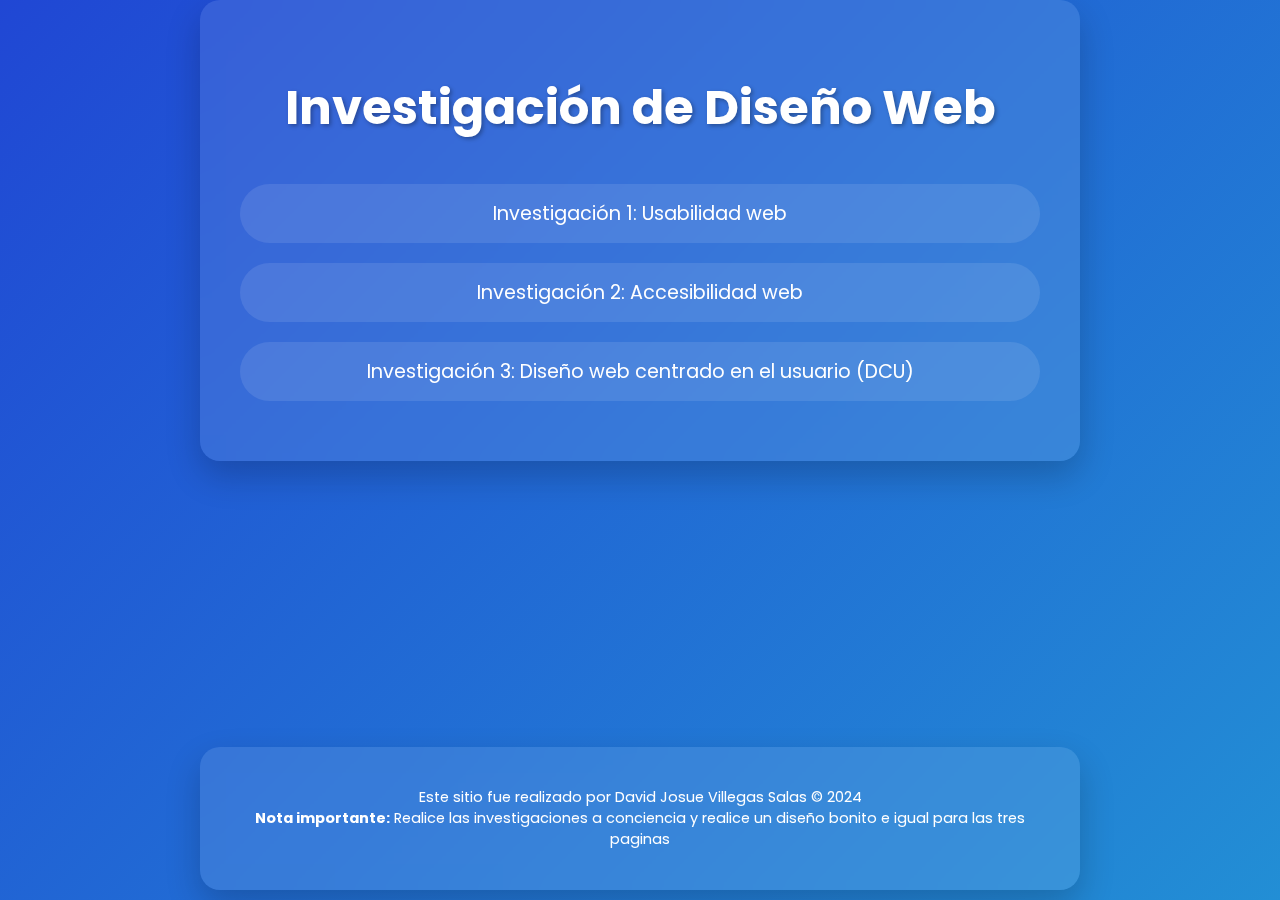
<file: index.html>
<!DOCTYPE html>
<html lang="es">

<head>
    <meta charset="UTF-8">
    <meta name="viewport" content="width=device-width, initial-scale=1.0">
    <title>Investigación de Diseño Web</title>

    <meta name="description" content="Investigaciones sobre diseño web: Usabilidad, accesibilidad y diseño centrado en el usuario.">
    <meta name="keywords" content="diseño web, usabilidad, accesibilidad, diseño centrado en el usuario, DCU">
    <meta name="author" content="David Josue Villegas Salas">
    <link rel="icon" href="icon.ico" type="x-icon">

    <link rel="stylesheet" href="PaginaCSS/Principal.css">
</head>

<body>
    <header>
        <div class="container">
            <h1>Investigación de Diseño Web</h1>
            <nav>
                <ul>
                    <li><a href="Usabilidad.html">Investigación 1: Usabilidad web</a></li>
                    <li><a href="Accesibilidad.html">Investigación 2: Accesibilidad web</a></li>
                    <li><a href="DisenoCentrado.html">Investigación 3: Diseño web centrado en el usuario (DCU)</a></li>
                </ul>
            </nav>
        </div>
    </header>
    <footer>
        <div class="container">
            <p>Este sitio fue realizado por David Josue Villegas Salas &copy; 2024</p>
            <p><strong>Nota importante:</strong> Realice las investigaciones a conciencia y realice un diseño bonito e igual para las tres paginas</p>
        </div>
    </footer>
</body>

</html>
</file>
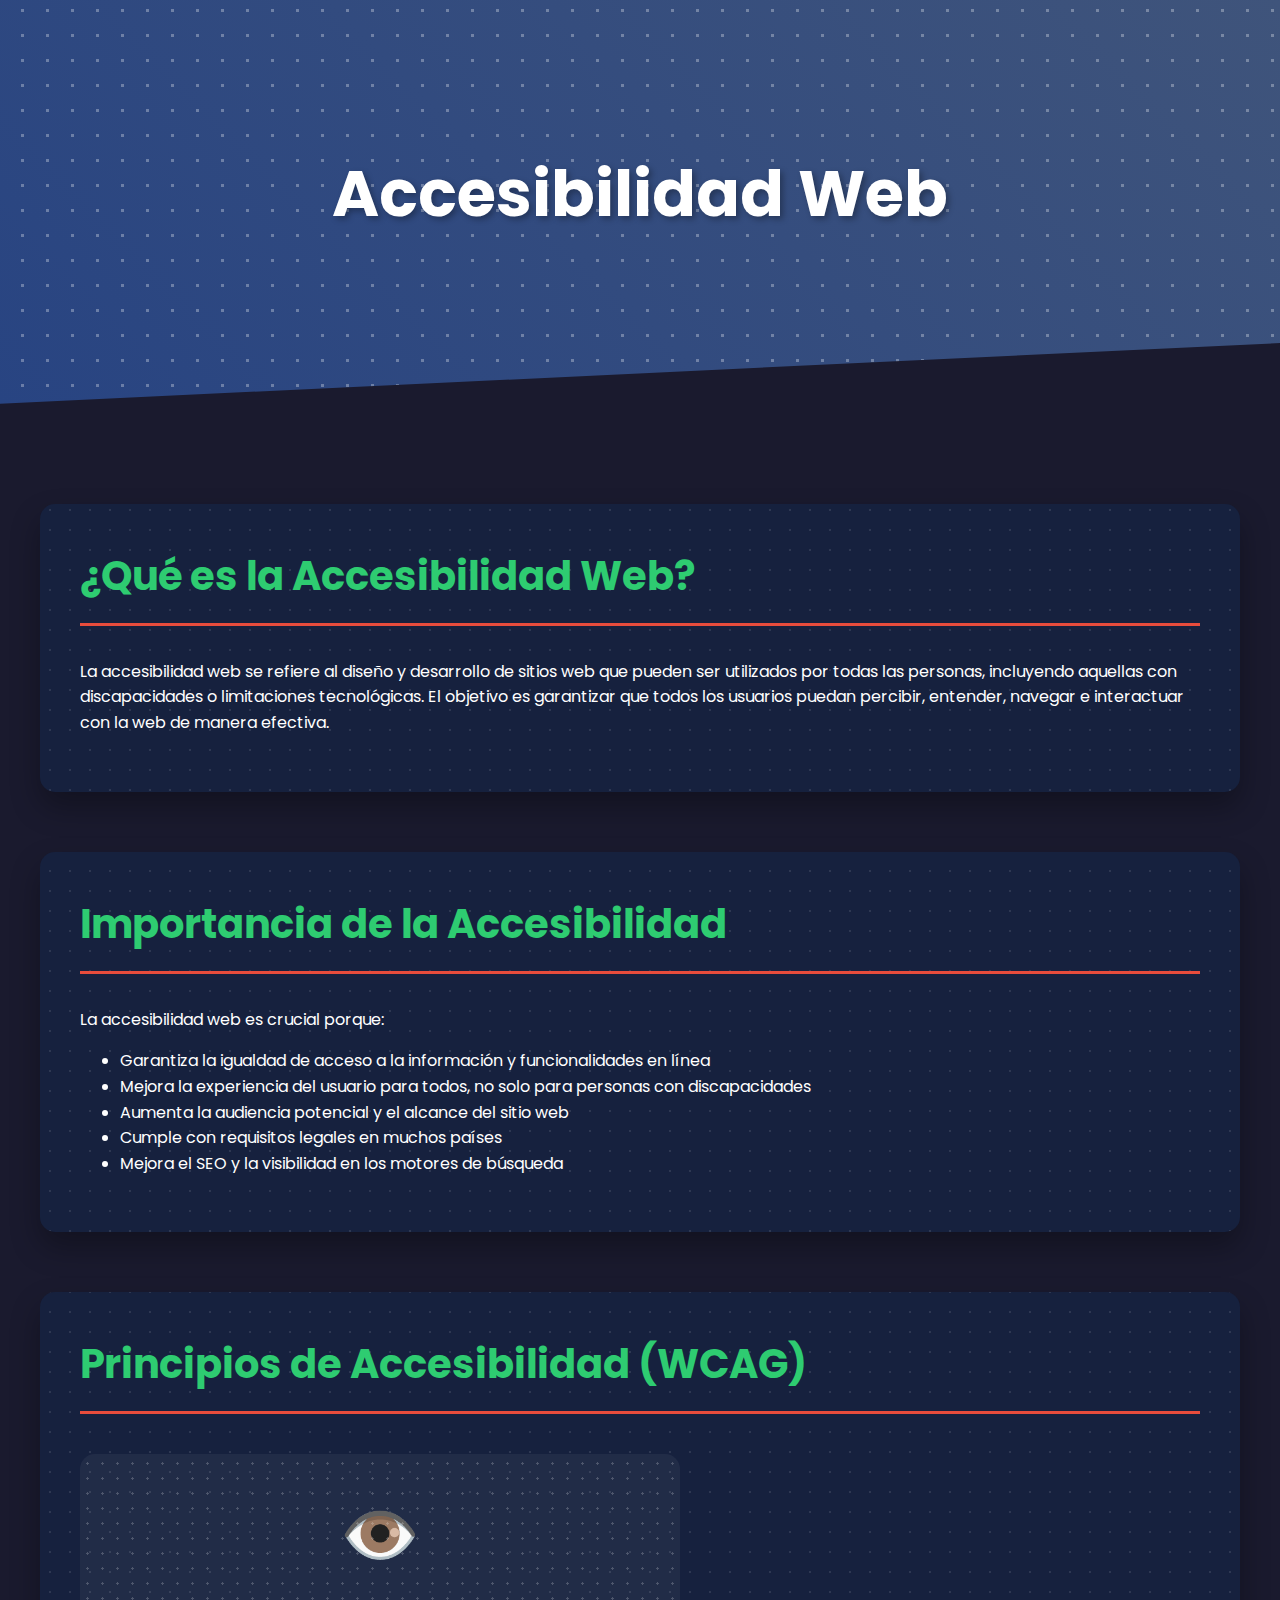
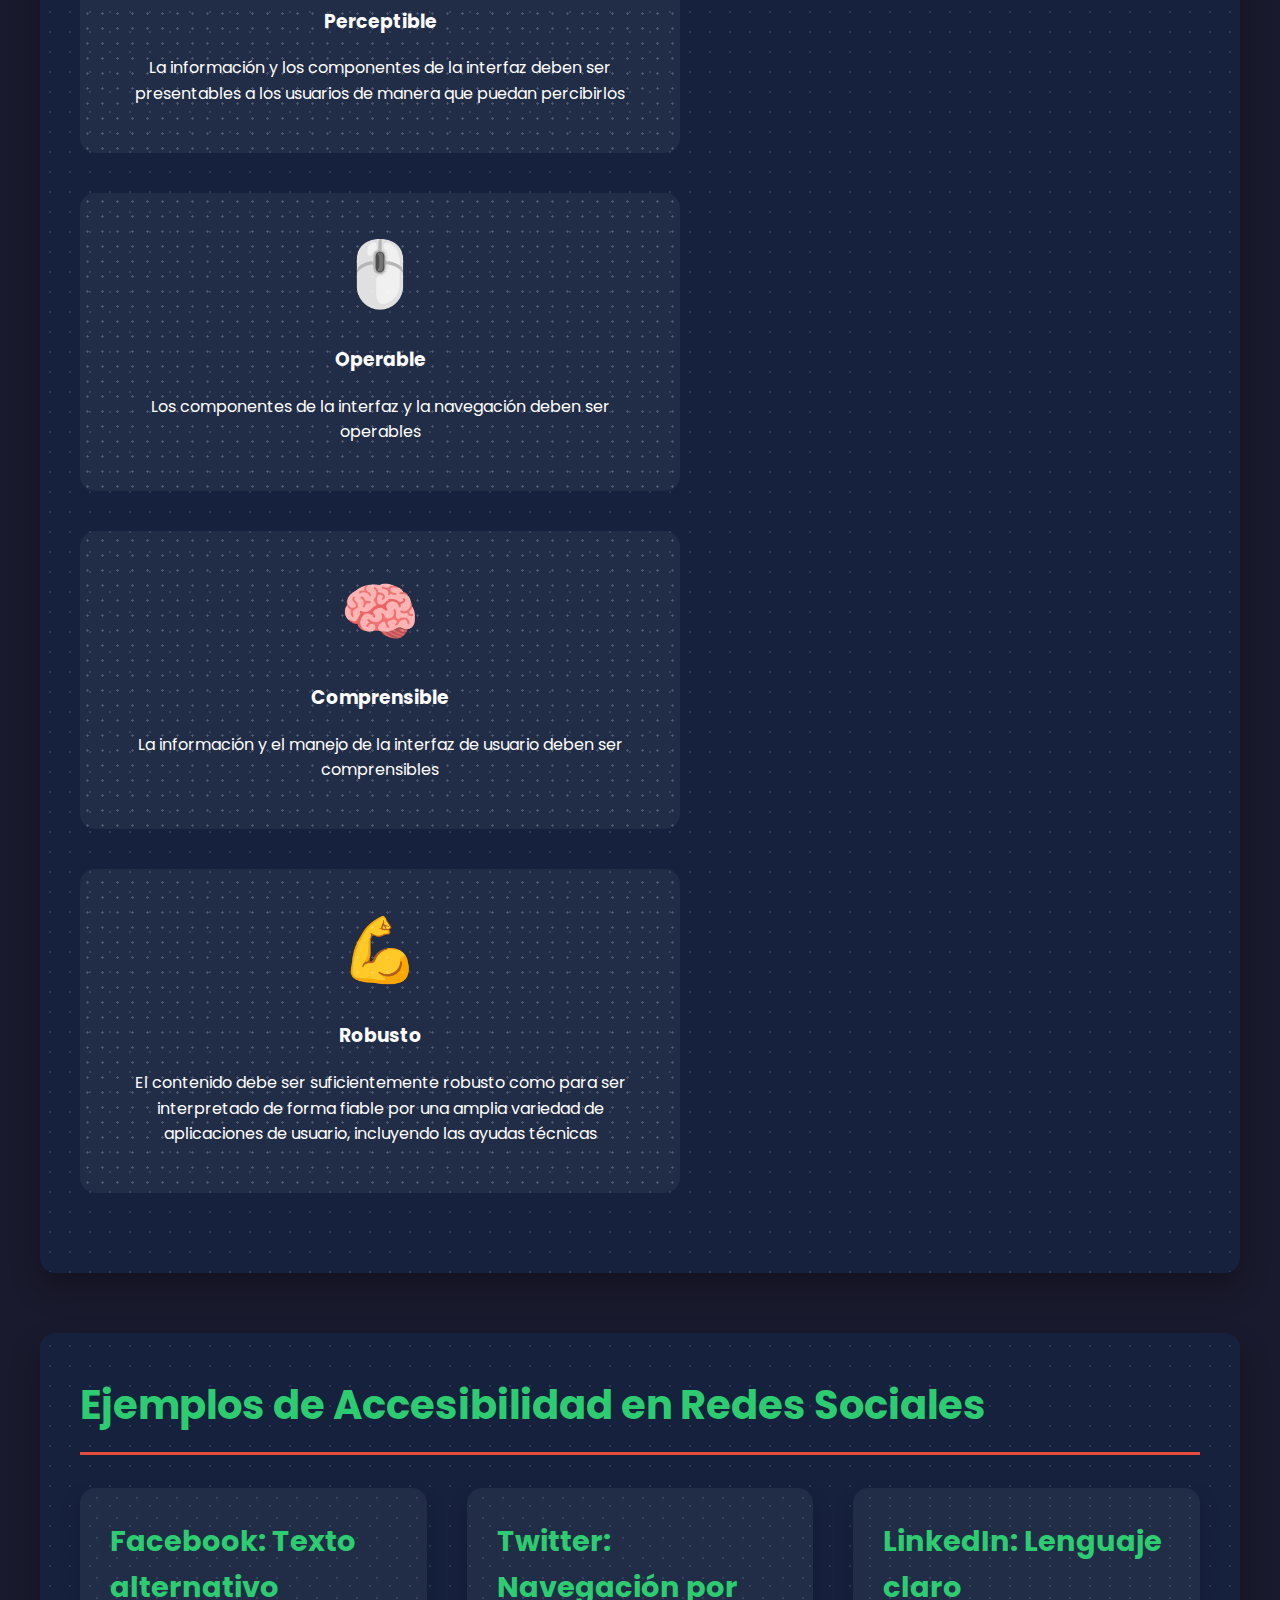
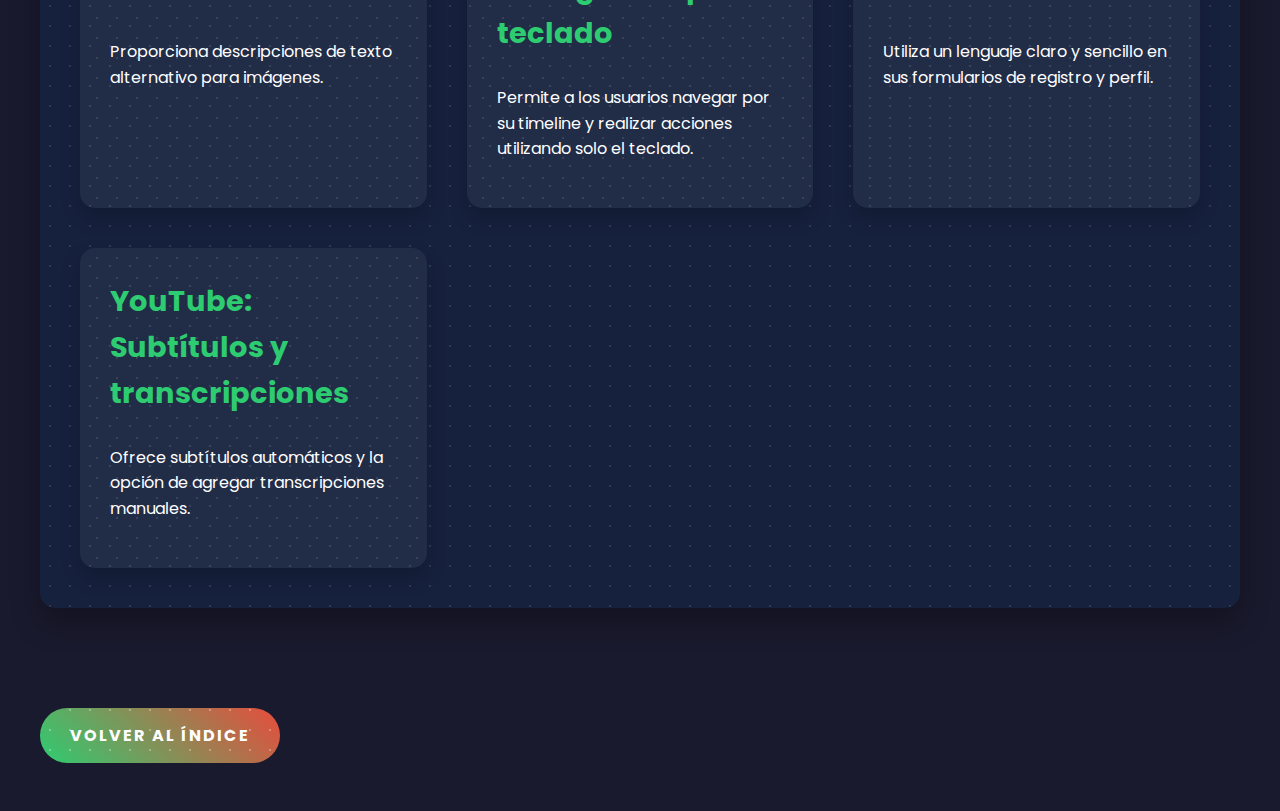
<file: Accesibilidad.html>
<!DOCTYPE html>
<html lang="es">

<head>
    <meta charset="UTF-8">
    <meta name="viewport" content="width=device-width, initial-scale=1.0">
    <title>Investigación 2: Accesibilidad web</title>
    <link rel="icon" href="icon.ico" type="x-icon">
    <link rel="stylesheet" href="PaginaCSS/Accesibilidad.css">
</head>

<body>
    <header>
        <h1>Accesibilidad Web</h1>
        <p class="subtitle">Creando un internet inclusivo para todos los usuarios</p>
    </header>

    <main class="container">
        <article class="card">
            <h2>¿Qué es la Accesibilidad Web?</h2>
            <p>La accesibilidad web se refiere al diseño y desarrollo de sitios web que pueden ser utilizados por todas las personas, incluyendo aquellas con discapacidades o limitaciones tecnológicas. El objetivo es garantizar que todos los usuarios puedan percibir, entender, navegar e interactuar con la web de manera efectiva.</p>
        </article>

        <section class="card">
            <h2>Importancia de la Accesibilidad</h2>
            <p>La accesibilidad web es crucial porque:</p>
            <ul>
                <li>Garantiza la igualdad de acceso a la información y funcionalidades en línea</li>
                <li>Mejora la experiencia del usuario para todos, no solo para personas con discapacidades</li>
                <li>Aumenta la audiencia potencial y el alcance del sitio web</li>
                <li>Cumple con requisitos legales en muchos países</li>
                <li>Mejora el SEO y la visibilidad en los motores de búsqueda</li>
            </ul>
        </section>

        <section class="card">
            <h2>Principios de Accesibilidad (WCAG)</h2>
            <div class="principles">
                <article class="principle">
                    <div class="principle-icon">👁️</div>
                    <h3>Perceptible</h3>
                    <p>La información y los componentes de la interfaz deben ser presentables a los usuarios de manera que puedan percibirlos</p>
                </article>
                <article class="principle">
                    <div class="principle-icon">🖱️</div>
                    <h3>Operable</h3>
                    <p>Los componentes de la interfaz y la navegación deben ser operables</p>
                </article>
                <article class="principle">
                    <div class="principle-icon">🧠</div>
                    <h3>Comprensible</h3>
                    <p>La información y el manejo de la interfaz de usuario deben ser comprensibles</p>
                </article>
                <article class="principle">
                    <div class="principle-icon">💪</div>
                    <h3>Robusto</h3>
                    <p>El contenido debe ser suficientemente robusto como para ser interpretado de forma fiable por una amplia variedad de aplicaciones de usuario, incluyendo las ayudas técnicas</p>
                </article>
            </div>
        </section>

        <section class="card">
            <h2>Ejemplos de Accesibilidad en Redes Sociales</h2>
            <div class="examples">
                <article class="example">
                    <h3>Facebook: Texto alternativo</h3>
                    <p>Proporciona descripciones de texto alternativo para imágenes.</p>
                    <div class="example-content">
                        <p>Esto permite que los lectores de pantalla describan el contenido visual a usuarios con discapacidad visual, mejorando significativamente su experiencia en la plataforma.</p>
                    </div>
                </article>
                <article class="example">
                    <h3>Twitter: Navegación por teclado</h3>
                    <p>Permite a los usuarios navegar por su timeline y realizar acciones utilizando solo el teclado.</p>
                    <div class="example-content">
                        <p>Esta característica beneficia a usuarios que no pueden utilizar un ratón, permitiéndoles interactuar plenamente con la plataforma mediante atajos de teclado.</p>
                    </div>
                </article>
                <article class="example">
                    <h3>LinkedIn: Lenguaje claro</h3>
                    <p>Utiliza un lenguaje claro y sencillo en sus formularios de registro y perfil.</p>
                    <div class="example-content">
                        <p>Proporciona instrucciones explícitas para completar cada sección, lo que ayuda a usuarios con dificultades cognitivas o de aprendizaje a navegar y utilizar la plataforma de manera efectiva.</p>
                    </div>
                </article>
                <article class="example">
                    <h3>YouTube: Subtítulos y transcripciones</h3>
                    <p>Ofrece subtítulos automáticos y la opción de agregar transcripciones manuales.</p>
                    <div class="example-content">
                        <p>Esta característica hace que el contenido de video sea accesible a personas con discapacidad auditiva, permitiéndoles disfrutar y comprender plenamente los videos en la plataforma.</p>
                    </div>
                </article>
            </div>
        </section>

        <footer>
            <a href="index.html" class="back-link">Volver al índice</a>
        </footer>
    </main>

    <script>
        function animateCards() {
            const cards = document.querySelectorAll('.card');
            cards.forEach((card, index) => {
                setTimeout(() => {
                    card.classList.add('animate');
                }, 200 * index);
            });
        }

        function toggleExample() {
            this.classList.toggle('active');
        }

        function parallaxHeader() {
            const header = document.querySelector('header');
            window.addEventListener('scroll', () => {
                const scrollPosition = window.pageYOffset;
                header.style.backgroundPositionY = scrollPosition * 0.5 + 'px';
            });
        }

        document.addEventListener('DOMContentLoaded', () => {
            animateCards();
            parallaxHeader();
            const examples = document.querySelectorAll('.example');
            examples.forEach(example => {
                example.addEventListener('click', toggleExample);
            });
        });
    </script>
</body>

</html>
</file>
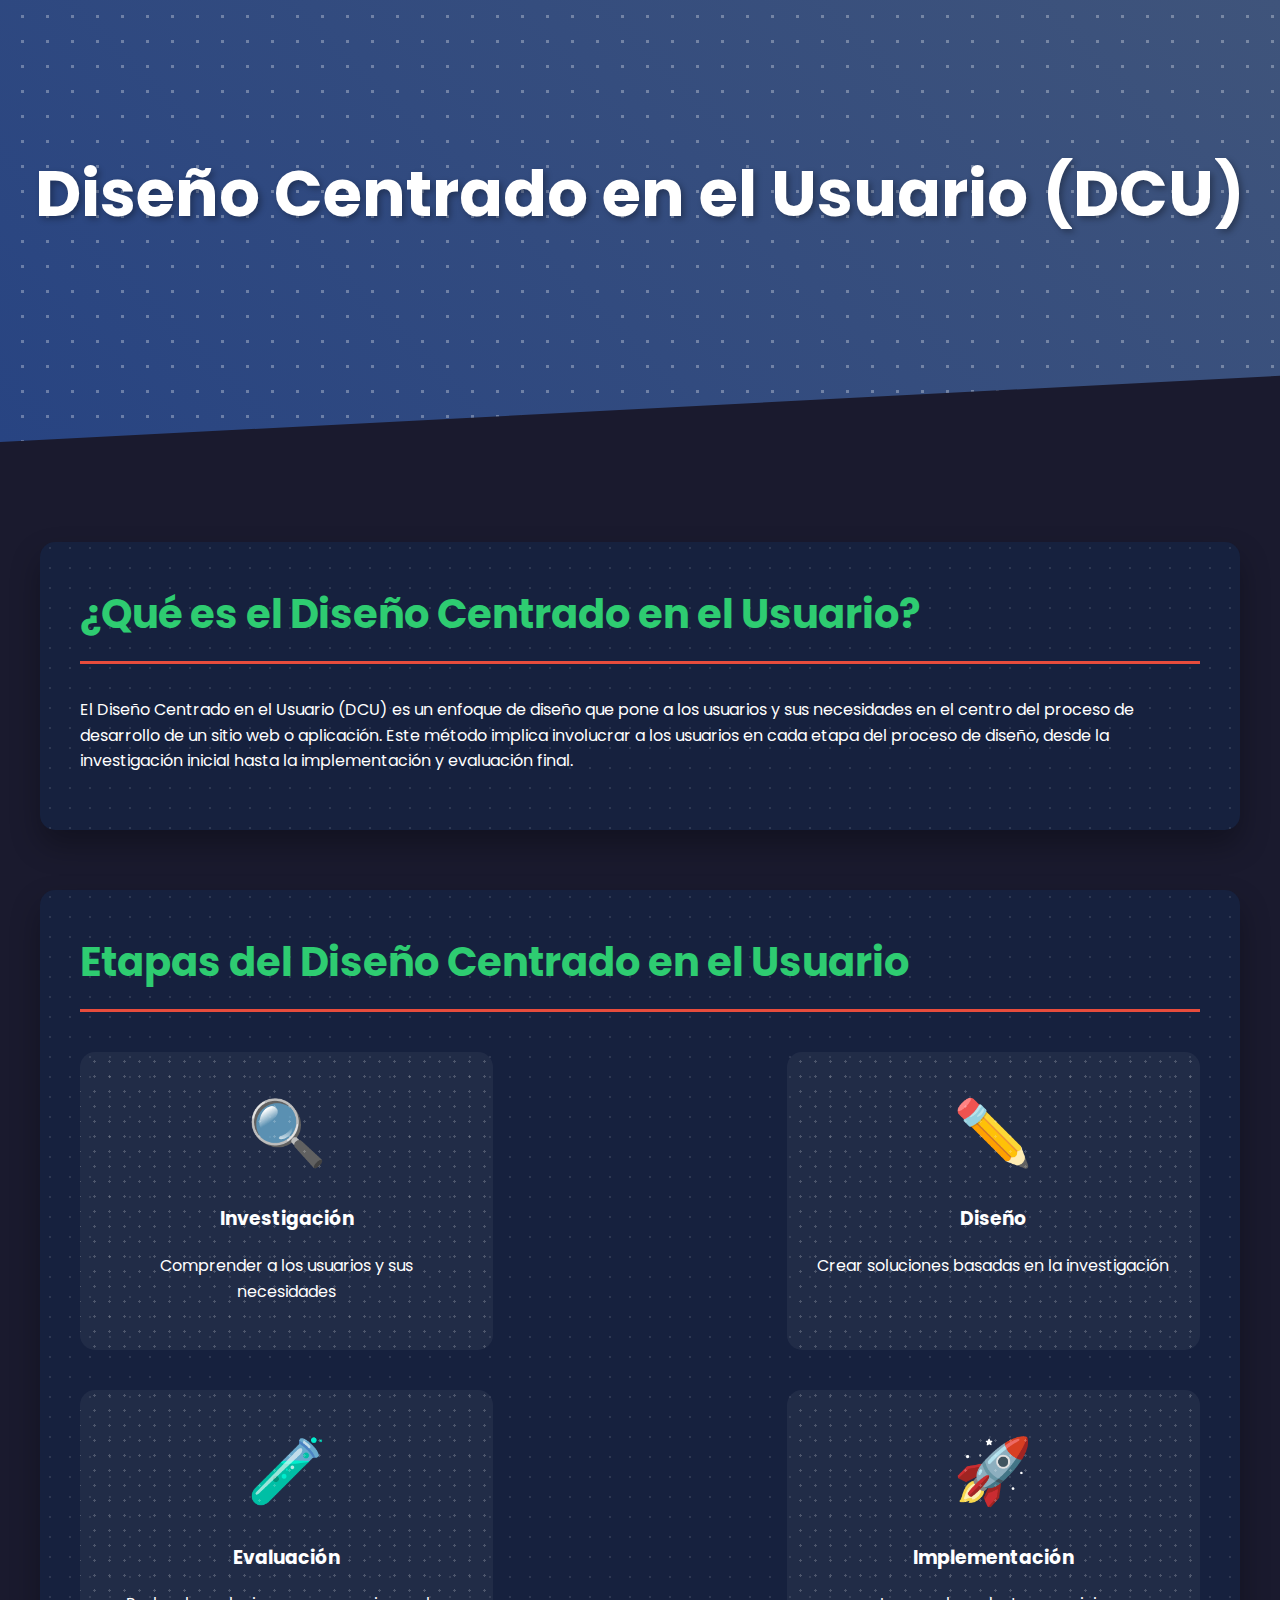
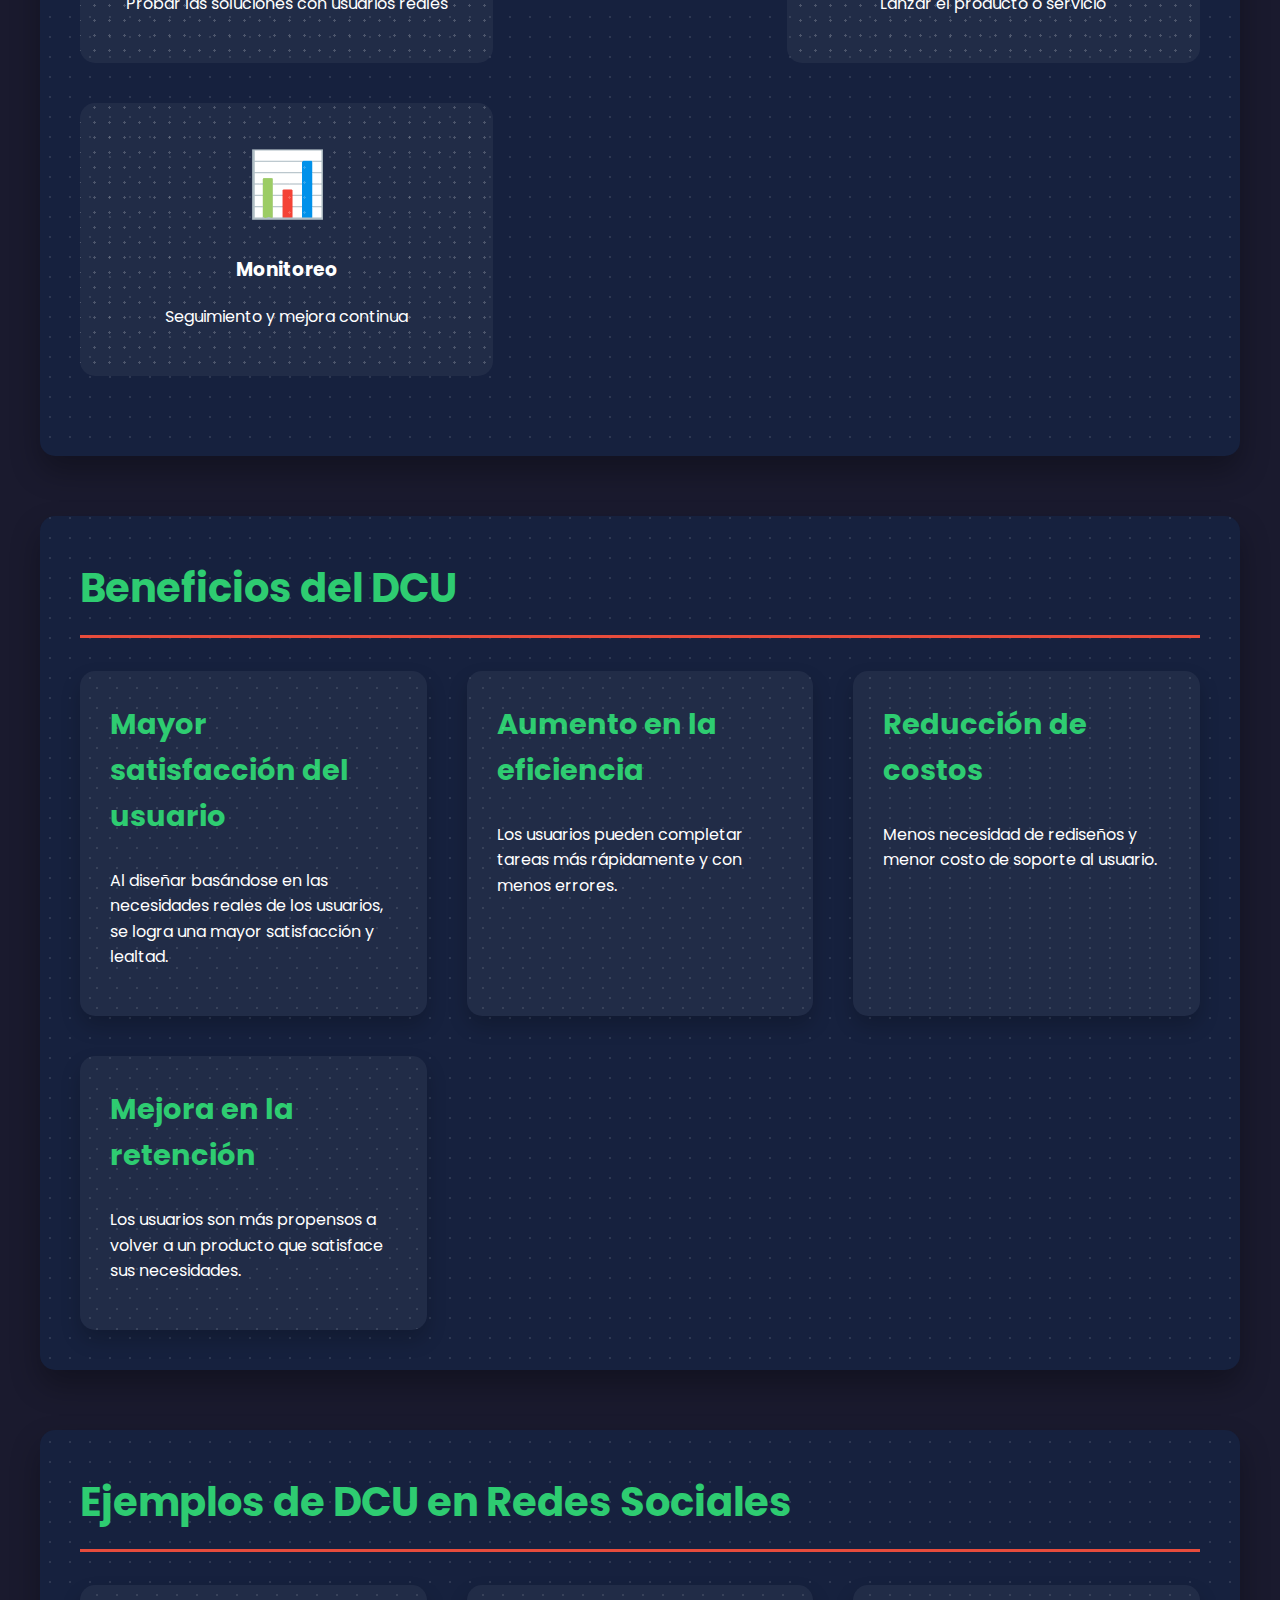
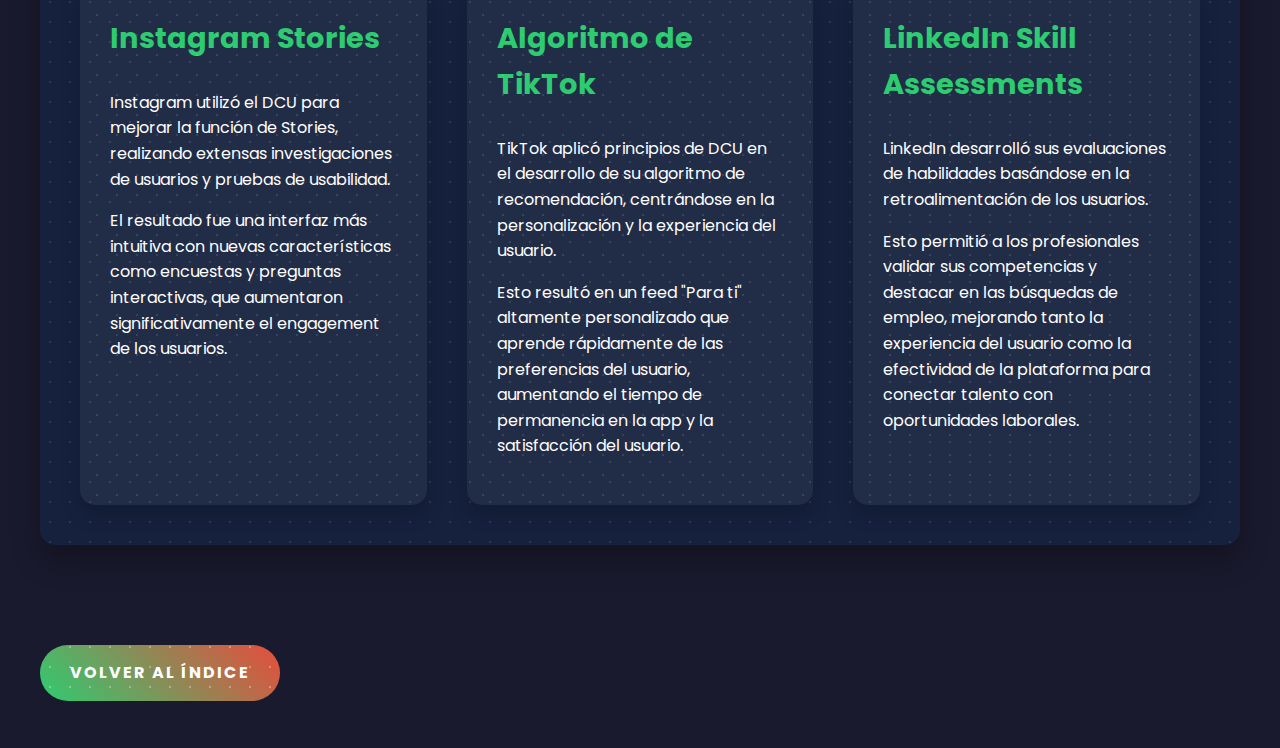
<file: DisenoCentrado.html>
<!DOCTYPE html>
<html lang="es">

<head>
    <meta charset="UTF-8">
    <meta name="viewport" content="width=device-width, initial-scale=1.0">
    <title>Investigación 3: Diseño Centrado en el Usuario (DCU)</title>
    <link rel="icon" href="icon.ico" type="x-icon">
    <link rel="stylesheet" href="PaginaCSS/DisenoCentrado.css">
</head>

<body>
    <header>
        <h1>Diseño Centrado en el Usuario (DCU)</h1>
        <p class="subtitle">Creando experiencias digitales que satisfacen las necesidades reales de los usuarios</p>
    </header>

    <main class="container">
        <article class="card">
            <h2>¿Qué es el Diseño Centrado en el Usuario?</h2>
            <p>El Diseño Centrado en el Usuario (DCU) es un enfoque de diseño que pone a los usuarios y sus necesidades en el centro del proceso de desarrollo de un sitio web o aplicación. Este método implica involucrar a los usuarios en cada etapa del proceso de diseño, desde la investigación inicial hasta la implementación y evaluación final.</p>
        </article>

        <section class="card">
            <h2>Etapas del Diseño Centrado en el Usuario</h2>
            <div class="steps">
                <article class="step">
                    <div class="step-icon">🔍</div>
                    <h3>Investigación</h3>
                    <p>Comprender a los usuarios y sus necesidades</p>
                </article>
                <article class="step">
                    <div class="step-icon">✏️</div>
                    <h3>Diseño</h3>
                    <p>Crear soluciones basadas en la investigación</p>
                </article>
                <article class="step">
                    <div class="step-icon">🧪</div>
                    <h3>Evaluación</h3>
                    <p>Probar las soluciones con usuarios reales</p>
                </article>
                <article class="step">
                    <div class="step-icon">🚀</div>
                    <h3>Implementación</h3>
                    <p>Lanzar el producto o servicio</p>
                </article>
                <article class="step">
                    <div class="step-icon">📊</div>
                    <h3>Monitoreo</h3>
                    <p>Seguimiento y mejora continua</p>
                </article>
            </div>
        </section>

        <section class="card">
            <h2>Beneficios del DCU</h2>
            <div class="benefits">
                <article class="benefit">
                    <h3>Mayor satisfacción del usuario</h3>
                    <p>Al diseñar basándose en las necesidades reales de los usuarios, se logra una mayor satisfacción y lealtad.</p>
                </article>
                <article class="benefit">
                    <h3>Aumento en la eficiencia</h3>
                    <p>Los usuarios pueden completar tareas más rápidamente y con menos errores.</p>
                </article>
                <article class="benefit">
                    <h3>Reducción de costos</h3>
                    <p>Menos necesidad de rediseños y menor costo de soporte al usuario.</p>
                </article>
                <article class="benefit">
                    <h3>Mejora en la retención</h3>
                    <p>Los usuarios son más propensos a volver a un producto que satisface sus necesidades.</p>
                </article>
            </div>
        </section>

        <section class="card">
            <h2>Ejemplos de DCU en Redes Sociales</h2>
            <div class="examples">
                <article class="example">
                    <h3>Instagram Stories</h3>
                    <p>Instagram utilizó el DCU para mejorar la función de Stories, realizando extensas investigaciones de usuarios y pruebas de usabilidad.</p>
                    <div class="example-content">
                        <p>El resultado fue una interfaz más intuitiva con nuevas características como encuestas y preguntas interactivas, que aumentaron significativamente el engagement de los usuarios.</p>
                    </div>
                </article>
                <article class="example">
                    <h3>Algoritmo de TikTok</h3>
                    <p>TikTok aplicó principios de DCU en el desarrollo de su algoritmo de recomendación, centrándose en la personalización y la experiencia del usuario.</p>
                    <div class="example-content">
                        <p>Esto resultó en un feed "Para ti" altamente personalizado que aprende rápidamente de las preferencias del usuario, aumentando el tiempo de permanencia en la app y la satisfacción del usuario.</p>
                    </div>
                </article>
                <article class="example">
                    <h3>LinkedIn Skill Assessments</h3>
                    <p>LinkedIn desarrolló sus evaluaciones de habilidades basándose en la retroalimentación de los usuarios.</p>
                    <div class="example-content">
                        <p>Esto permitió a los profesionales validar sus competencias y destacar en las búsquedas de empleo, mejorando tanto la experiencia del usuario como la efectividad de la plataforma para conectar talento con oportunidades laborales.</p>
                    </div>
                </article>
            </div>
        </section>

        <footer>
            <a href="index.html" class="back-link">Volver al índice</a>
        </footer>
    </main>

    <script>
        function animateCards() {
            const cards = document.querySelectorAll('.card');
            cards.forEach((card, index) => {
                setTimeout(() => {
                    card.classList.add('animate');
                }, 200 * index);
            });
        }

        function toggleExample() {
            this.classList.toggle('active');
        }

        function parallaxHeader() {
            const header = document.querySelector('header');
            window.addEventListener('scroll', () => {
                const scrollPosition = window.pageYOffset;
                header.style.backgroundPositionY = scrollPosition * 0.5 + 'px';
            });
        }

        document.addEventListener('DOMContentLoaded', () => {
            animateCards();
            parallaxHeader();
            const examples = document.querySelectorAll('.example');
            examples.forEach(example => {
                example.addEventListener('click', toggleExample);
            });
        });
    </script>
</body>

</html>
</file>
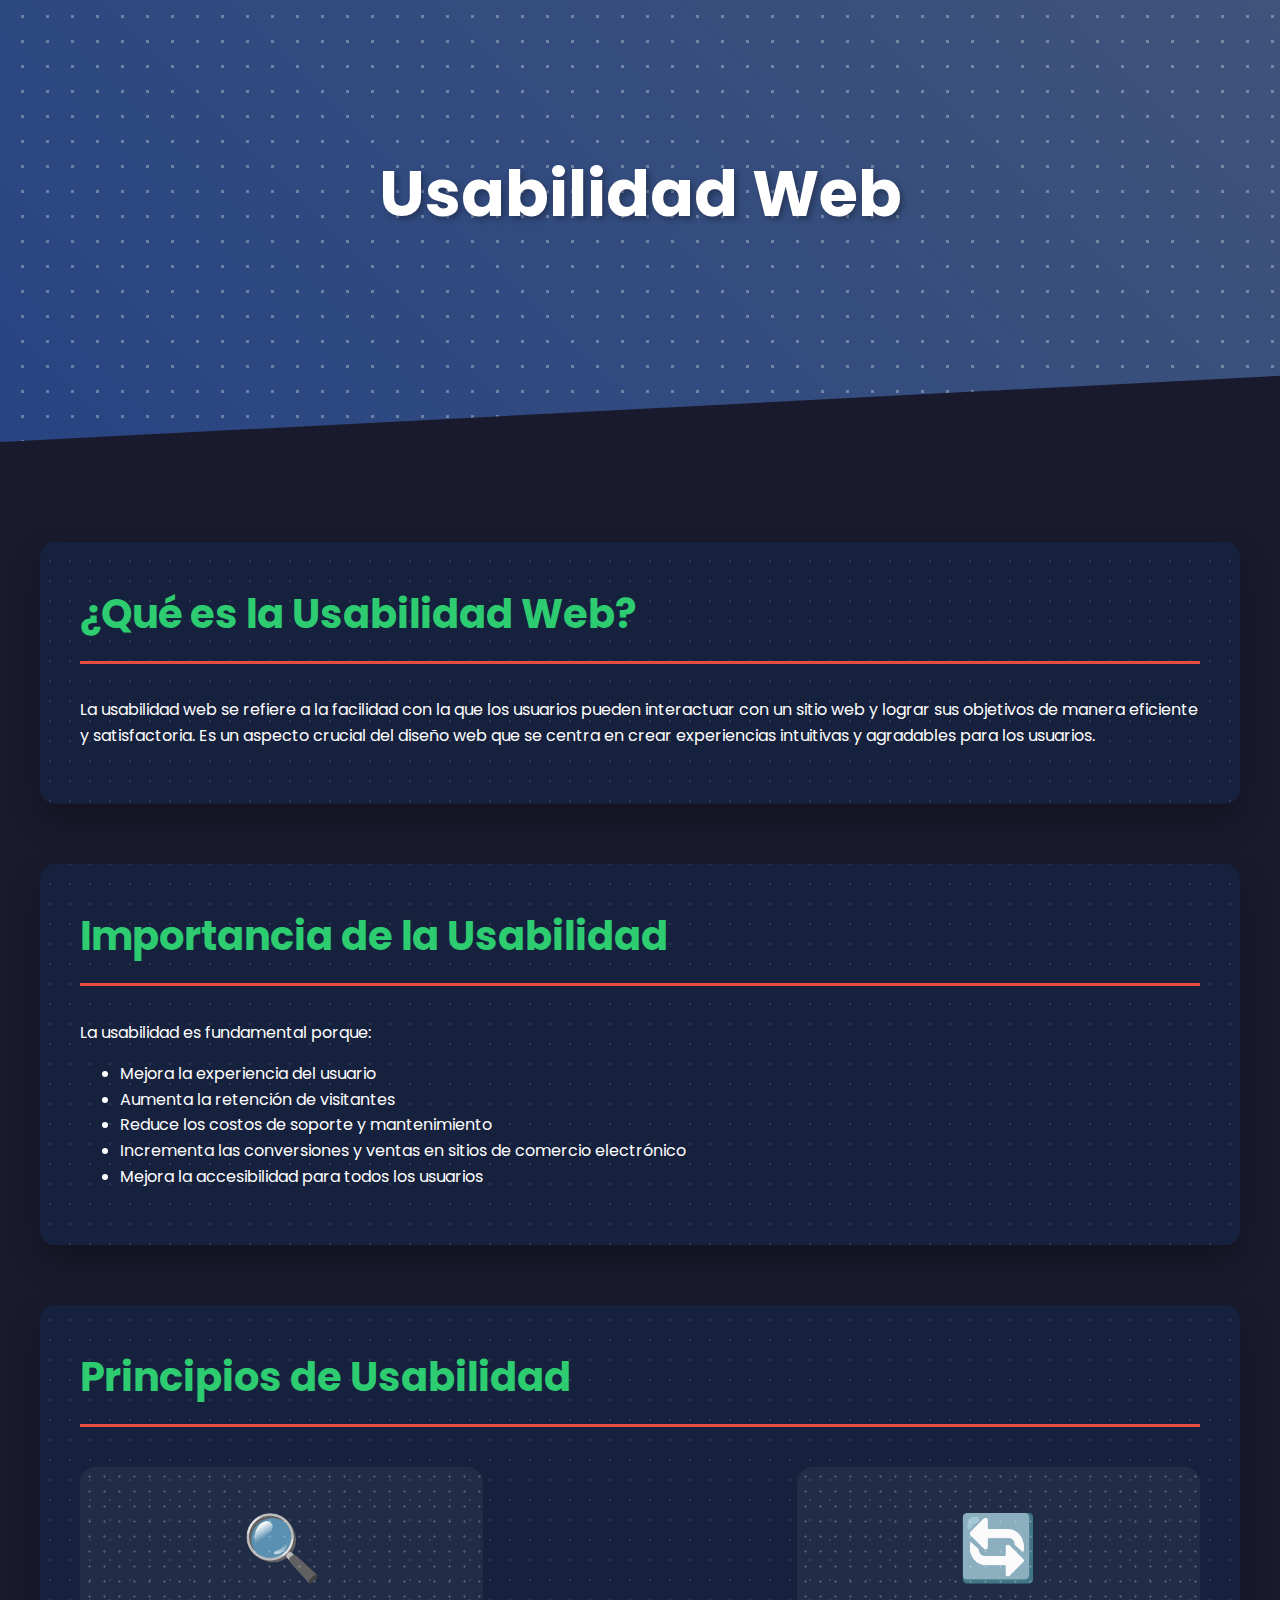
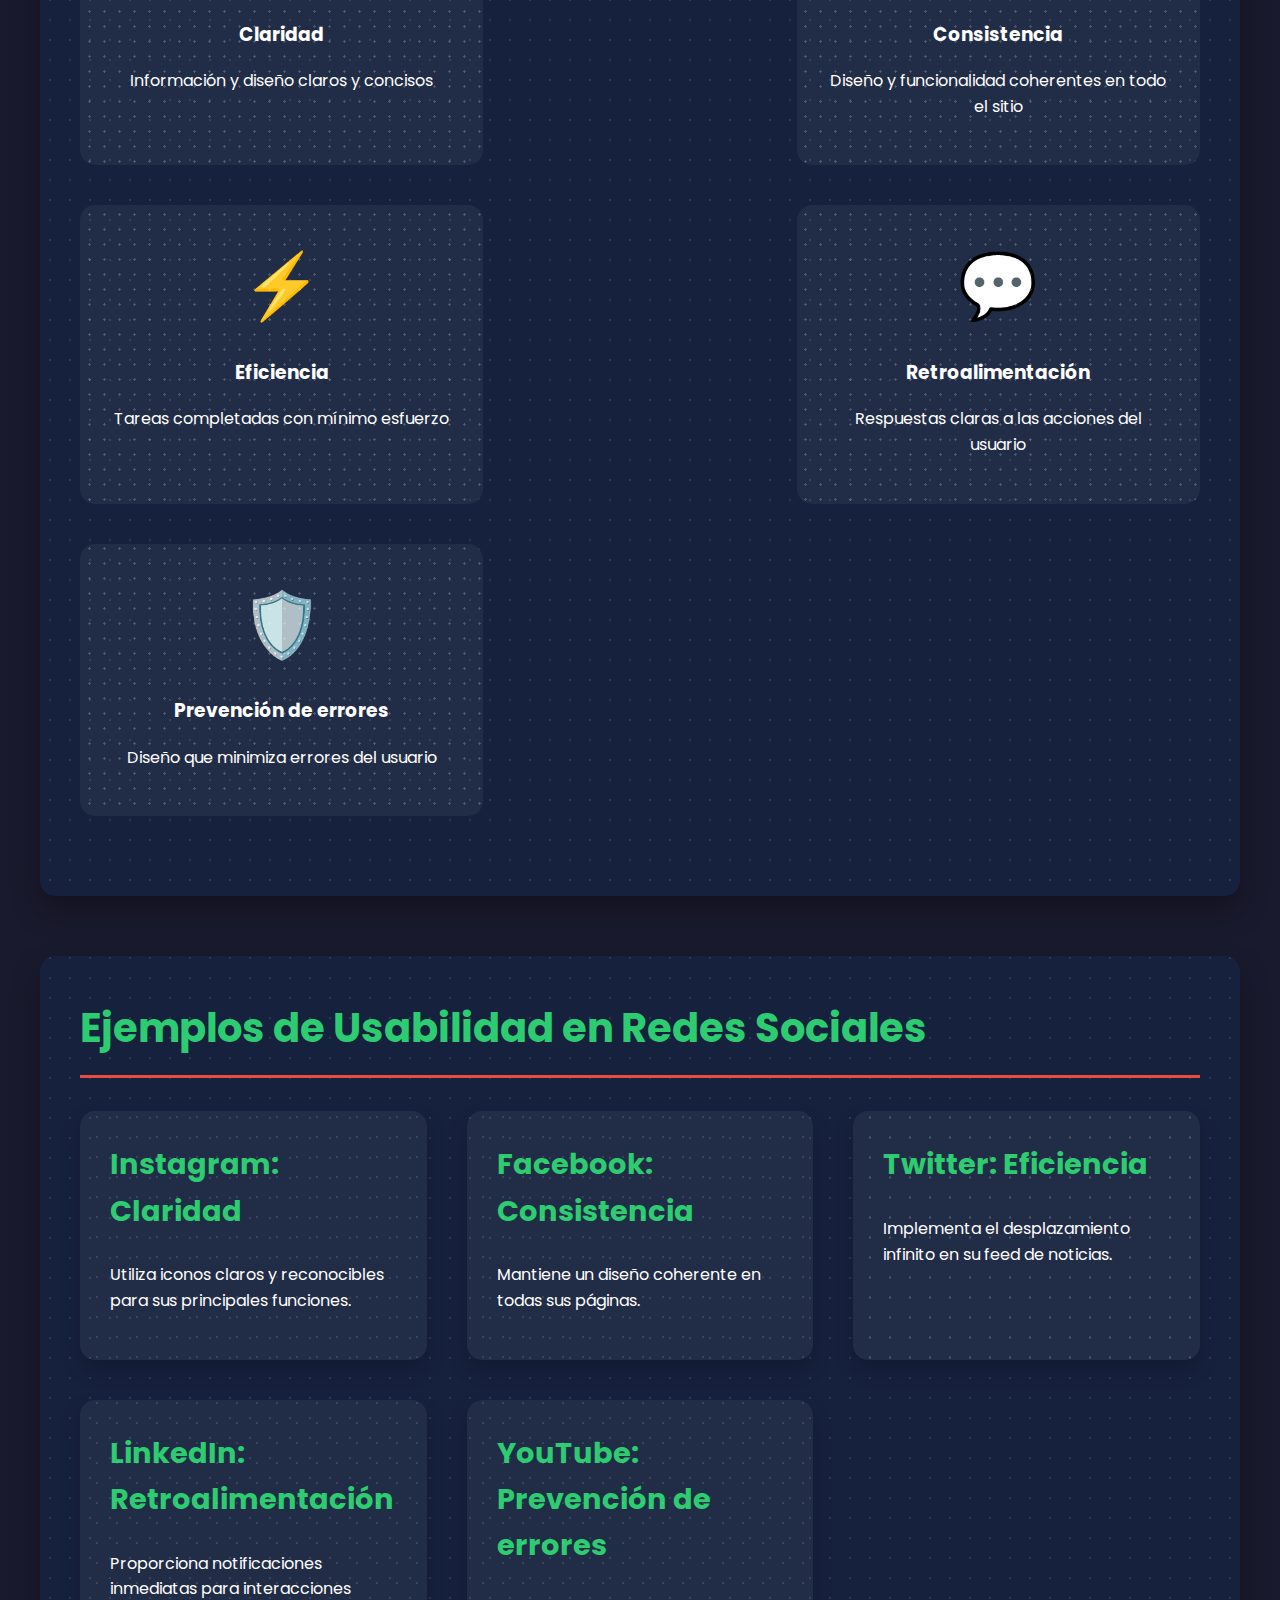
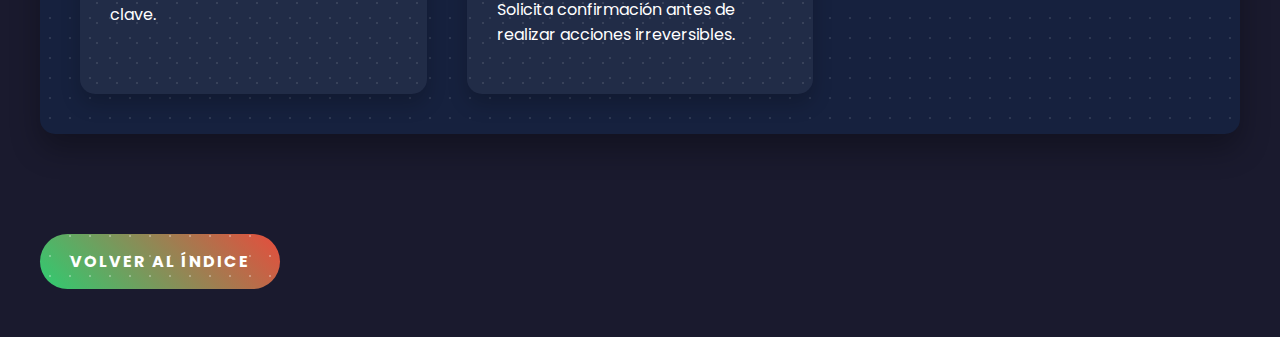
<file: Usabilidad.html>
<!DOCTYPE html>
<html lang="es">

<head>
    <meta charset="UTF-8">
    <meta name="viewport" content="width=device-width, initial-scale=1.0">
    <title>Investigación 1: Usabilidad web</title>
    <link rel="icon" href="icon.ico" type="x-icon">
    <link rel="stylesheet" href="PaginaCSS/Usabilidad.css">
</head>

<body>
    <header>
        <h1>Usabilidad Web</h1>
        <p class="subtitle">Diseñando experiencias web eficientes y satisfactorias para los usuarios</p>
    </header>

    <main class="container">
        <article class="card">
            <h2>¿Qué es la Usabilidad Web?</h2>
            <p>La usabilidad web se refiere a la facilidad con la que los usuarios pueden interactuar con un sitio web y lograr sus objetivos de manera eficiente y satisfactoria. Es un aspecto crucial del diseño web que se centra en crear experiencias intuitivas y agradables para los usuarios.</p>
        </article>

        <section class="card">
            <h2>Importancia de la Usabilidad</h2>
            <p>La usabilidad es fundamental porque:</p>
            <ul>
                <li>Mejora la experiencia del usuario</li>
                <li>Aumenta la retención de visitantes</li>
                <li>Reduce los costos de soporte y mantenimiento</li>
                <li>Incrementa las conversiones y ventas en sitios de comercio electrónico</li>
                <li>Mejora la accesibilidad para todos los usuarios</li>
            </ul>
        </section>

        <section class="card">
            <h2>Principios de Usabilidad</h2>
            <div class="principles">
                <div class="principle">
                    <div class="principle-icon">🔍</div>
                    <h3>Claridad</h3>
                    <p>Información y diseño claros y concisos</p>
                </div>
                <div class="principle">
                    <div class="principle-icon">🔄</div>
                    <h3>Consistencia</h3>
                    <p>Diseño y funcionalidad coherentes en todo el sitio</p>
                </div>
                <div class="principle">
                    <div class="principle-icon">⚡</div>
                    <h3>Eficiencia</h3>
                    <p>Tareas completadas con mínimo esfuerzo</p>
                </div>
                <div class="principle">
                    <div class="principle-icon">💬</div>
                    <h3>Retroalimentación</h3>
                    <p>Respuestas claras a las acciones del usuario</p>
                </div>
                <div class="principle">
                    <div class="principle-icon">🛡️</div>
                    <h3>Prevención de errores</h3>
                    <p>Diseño que minimiza errores del usuario</p>
                </div>
            </div>
        </section>

        <section class="card">
            <h2>Ejemplos de Usabilidad en Redes Sociales</h2>
            <div class="examples">
                <article class="example">
                    <h3>Instagram: Claridad</h3>
                    <p>Utiliza iconos claros y reconocibles para sus principales funciones.</p>
                    <div class="example-content">
                        <p>Por ejemplo, la cámara para publicar, el corazón para "me gusta" y el avión de papel para mensajes directos. Esto permite a los usuarios identificar rápidamente las acciones que desean realizar, mejorando la usabilidad de la aplicación.</p>
                    </div>
                </article>
                <article class="example">
                    <h3>Facebook: Consistencia</h3>
                    <p>Mantiene un diseño coherente en todas sus páginas.</p>
                    <div class="example-content">
                        <p>La barra de navegación superior y la columna de noticias central se mantienen en la mayoría de las vistas. Esta consistencia ayuda a los usuarios a orientarse fácilmente y encontrar las funciones que buscan, independientemente de la sección en la que se encuentren.</p>
                    </div>
                </article>
                <article class="example">
                    <h3>Twitter: Eficiencia</h3>
                    <p>Implementa el desplazamiento infinito en su feed de noticias.</p>
                    <div class="example-content">
                        <p>Esto permite a los usuarios cargar más tweets simplemente deslizando hacia abajo. Esta característica aumenta la eficiencia al eliminar la necesidad de hacer clic en botones de "cargar más" o navegar entre páginas.</p>
                    </div>
                </article>
                <article class="example">
                    <h3>LinkedIn: Retroalimentación</h3>
                    <p>Proporciona notificaciones inmediatas para interacciones clave.</p>
                    <div class="example-content">
                        <p>Por ejemplo, cuando alguien ve tu perfil, te envía un mensaje o te conecta con otro usuario. Esta retroalimentación mantiene a los usuarios informados sobre las interacciones en la plataforma, mejorando su experiencia y fomentando el engagement.</p>
                    </div>
                </article>
                <article class="example">
                    <h3>YouTube: Prevención de errores</h3>
                    <p>Solicita confirmación antes de realizar acciones irreversibles.</p>
                    <div class="example-content">
                        <p>Por ejemplo, antes de eliminar un video o cancelar una carga en progreso. Esta medida previene errores accidentales que podrían resultar en la pérdida de contenido o trabajo del usuario.</p>
                    </div>
                </article>
            </div>
        </section>

        <footer>
            <a href="index.html" class="back-link">Volver al índice</a>
        </footer>
    </main>

    <script>
        // Animación de aparición de las tarjetas
        function animateCards() {
            const cards = document.querySelectorAll('.card');
            cards.forEach((card, index) => {
                setTimeout(() => {
                    card.classList.add('animate');
                }, 200 * index);
            });
        }

        // Expandir/contraer ejemplos al hacer clic
        function toggleExample() {
            this.classList.toggle('active');
        }

        // Efecto de parallax en el encabezado
        function parallaxHeader() {
            const header = document.querySelector('header');
            window.addEventListener('scroll', () => {
                const scrollPosition = window.pageYOffset;
                header.style.backgroundPositionY = scrollPosition * 0.5 + 'px';
            });
        }

        // Inicializar interacciones
        document.addEventListener('DOMContentLoaded', () => {
            animateCards();
            parallaxHeader();
            const examples = document.querySelectorAll('.example');
            examples.forEach(example => {
                example.addEventListener('click', toggleExample);
            });
        });
    </script>
</body>

</html>
</file>
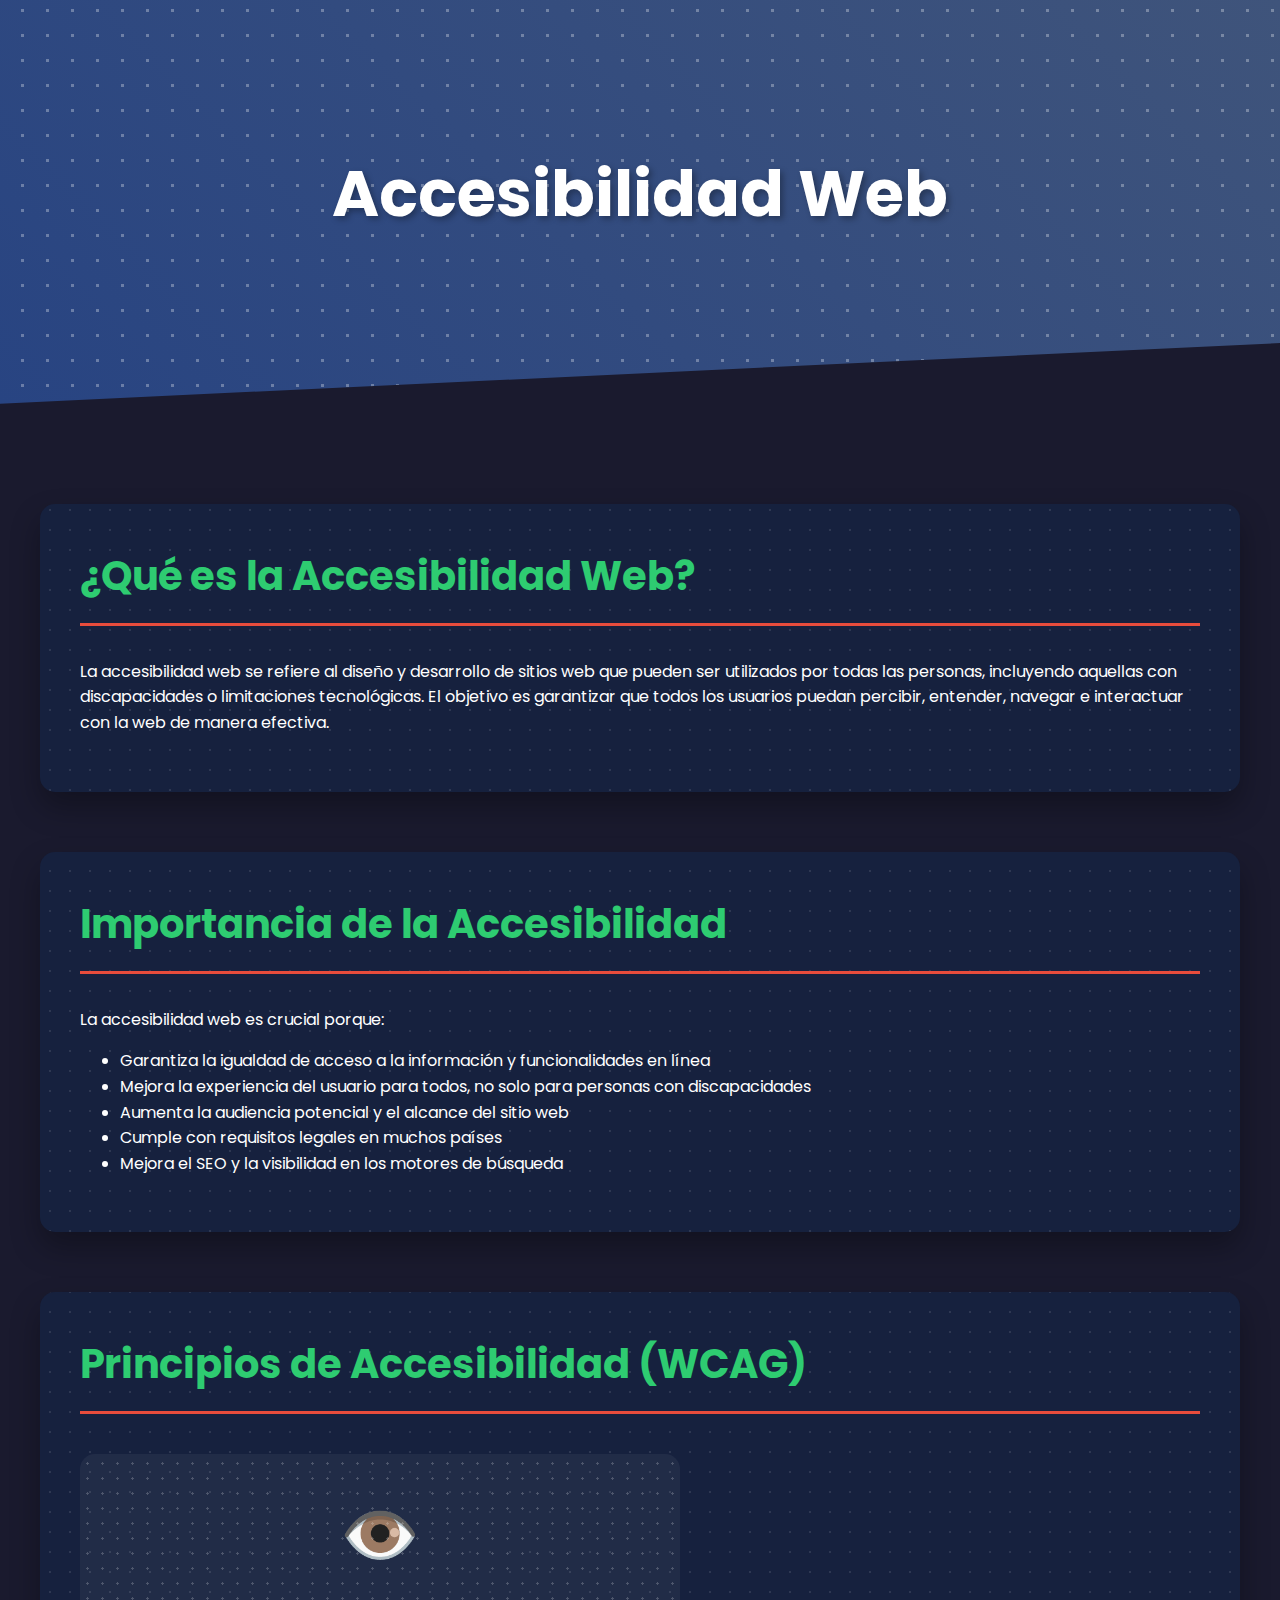
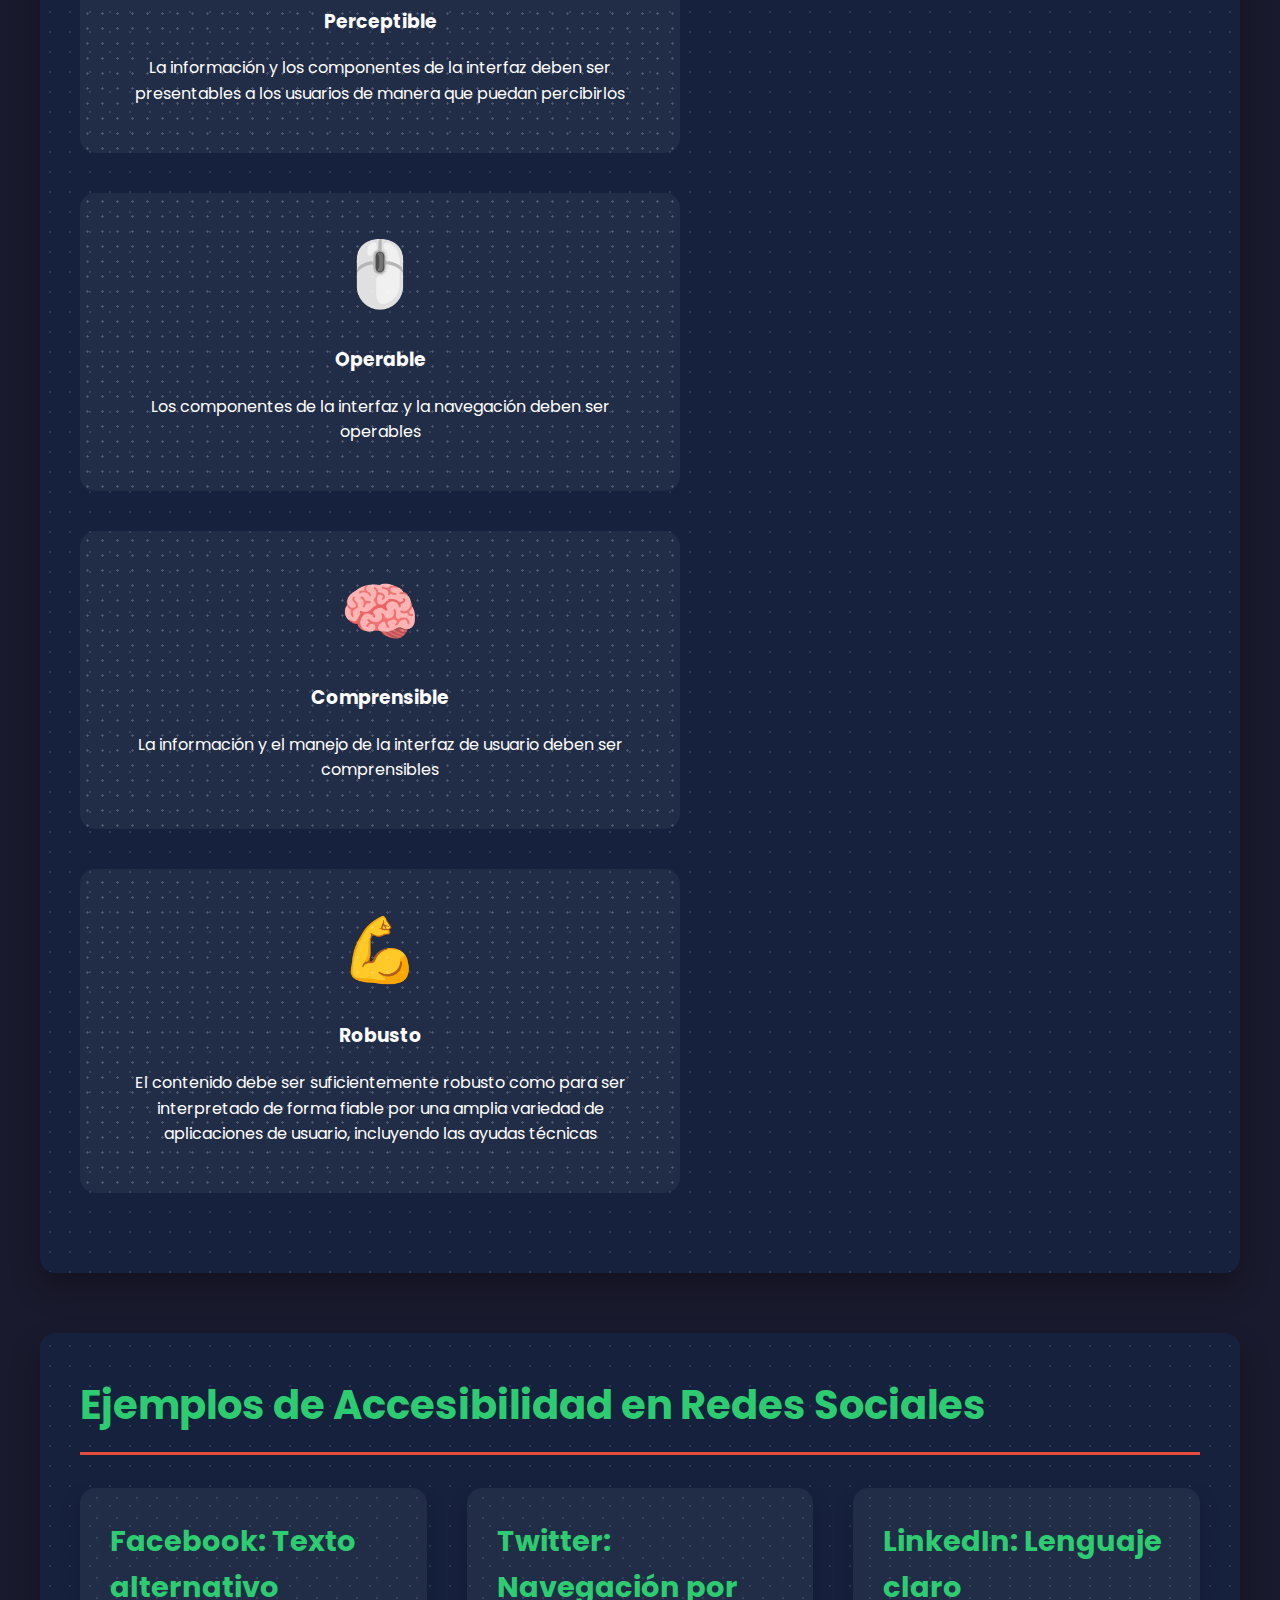
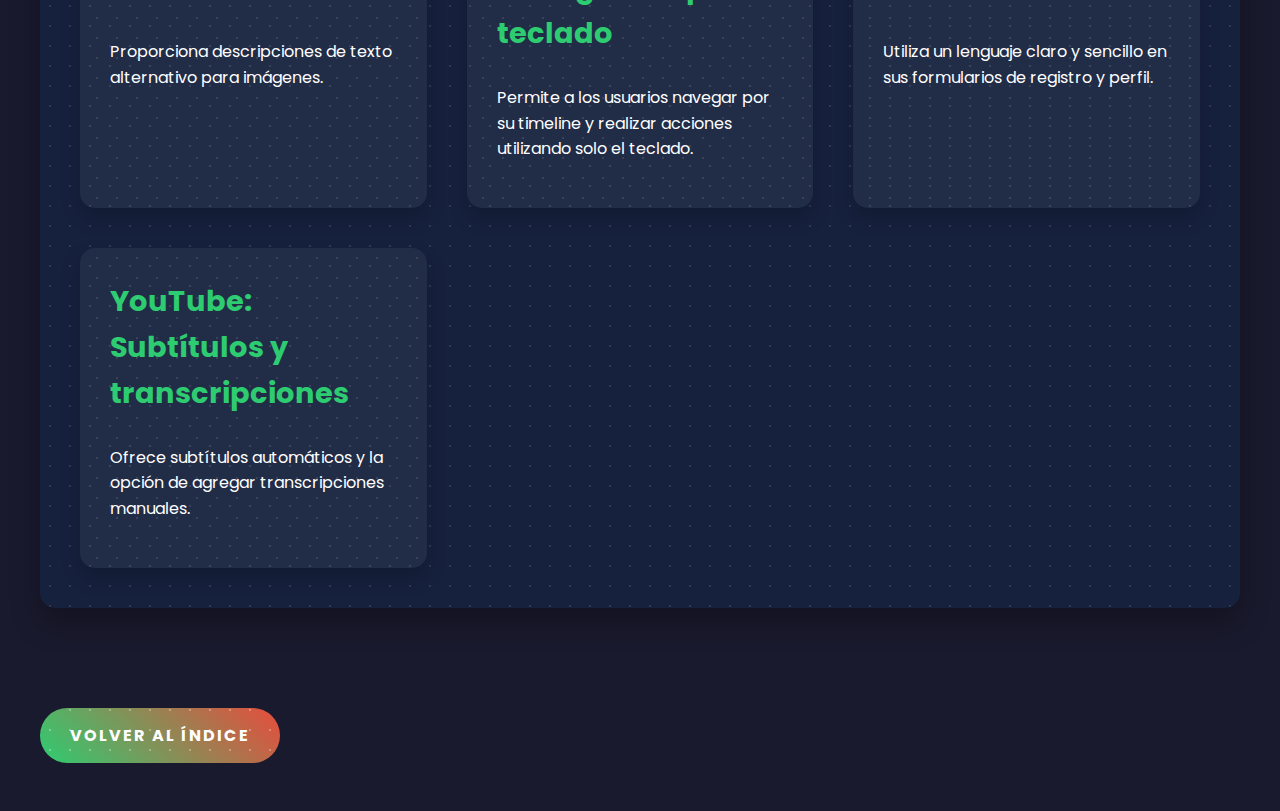
<file: Tarea/Accesibilidad.html>
<!DOCTYPE html>
<html lang="es">

<head>
    <meta charset="UTF-8">
    <meta name="viewport" content="width=device-width, initial-scale=1.0">
    <title>Investigación 2: Accesibilidad web</title>
    <link rel="icon" href="icon.ico" type="x-icon">
    <link rel="stylesheet" href="PaginaCSS/Accesibilidad.css">
</head>

<body>
    <header>
        <h1>Accesibilidad Web</h1>
        <p class="subtitle">Creando un internet inclusivo para todos los usuarios</p>
    </header>

    <main class="container">
        <article class="card">
            <h2>¿Qué es la Accesibilidad Web?</h2>
            <p>La accesibilidad web se refiere al diseño y desarrollo de sitios web que pueden ser utilizados por todas las personas, incluyendo aquellas con discapacidades o limitaciones tecnológicas. El objetivo es garantizar que todos los usuarios puedan percibir, entender, navegar e interactuar con la web de manera efectiva.</p>
        </article>

        <section class="card">
            <h2>Importancia de la Accesibilidad</h2>
            <p>La accesibilidad web es crucial porque:</p>
            <ul>
                <li>Garantiza la igualdad de acceso a la información y funcionalidades en línea</li>
                <li>Mejora la experiencia del usuario para todos, no solo para personas con discapacidades</li>
                <li>Aumenta la audiencia potencial y el alcance del sitio web</li>
                <li>Cumple con requisitos legales en muchos países</li>
                <li>Mejora el SEO y la visibilidad en los motores de búsqueda</li>
            </ul>
        </section>

        <section class="card">
            <h2>Principios de Accesibilidad (WCAG)</h2>
            <div class="principles">
                <article class="principle">
                    <div class="principle-icon">👁️</div>
                    <h3>Perceptible</h3>
                    <p>La información y los componentes de la interfaz deben ser presentables a los usuarios de manera que puedan percibirlos</p>
                </article>
                <article class="principle">
                    <div class="principle-icon">🖱️</div>
                    <h3>Operable</h3>
                    <p>Los componentes de la interfaz y la navegación deben ser operables</p>
                </article>
                <article class="principle">
                    <div class="principle-icon">🧠</div>
                    <h3>Comprensible</h3>
                    <p>La información y el manejo de la interfaz de usuario deben ser comprensibles</p>
                </article>
                <article class="principle">
                    <div class="principle-icon">💪</div>
                    <h3>Robusto</h3>
                    <p>El contenido debe ser suficientemente robusto como para ser interpretado de forma fiable por una amplia variedad de aplicaciones de usuario, incluyendo las ayudas técnicas</p>
                </article>
            </div>
        </section>

        <section class="card">
            <h2>Ejemplos de Accesibilidad en Redes Sociales</h2>
            <div class="examples">
                <article class="example">
                    <h3>Facebook: Texto alternativo</h3>
                    <p>Proporciona descripciones de texto alternativo para imágenes.</p>
                    <div class="example-content">
                        <p>Esto permite que los lectores de pantalla describan el contenido visual a usuarios con discapacidad visual, mejorando significativamente su experiencia en la plataforma.</p>
                    </div>
                </article>
                <article class="example">
                    <h3>Twitter: Navegación por teclado</h3>
                    <p>Permite a los usuarios navegar por su timeline y realizar acciones utilizando solo el teclado.</p>
                    <div class="example-content">
                        <p>Esta característica beneficia a usuarios que no pueden utilizar un ratón, permitiéndoles interactuar plenamente con la plataforma mediante atajos de teclado.</p>
                    </div>
                </article>
                <article class="example">
                    <h3>LinkedIn: Lenguaje claro</h3>
                    <p>Utiliza un lenguaje claro y sencillo en sus formularios de registro y perfil.</p>
                    <div class="example-content">
                        <p>Proporciona instrucciones explícitas para completar cada sección, lo que ayuda a usuarios con dificultades cognitivas o de aprendizaje a navegar y utilizar la plataforma de manera efectiva.</p>
                    </div>
                </article>
                <article class="example">
                    <h3>YouTube: Subtítulos y transcripciones</h3>
                    <p>Ofrece subtítulos automáticos y la opción de agregar transcripciones manuales.</p>
                    <div class="example-content">
                        <p>Esta característica hace que el contenido de video sea accesible a personas con discapacidad auditiva, permitiéndoles disfrutar y comprender plenamente los videos en la plataforma.</p>
                    </div>
                </article>
            </div>
        </section>

        <footer>
            <a href="Principal.html" class="back-link">Volver al índice</a>
        </footer>
    </main>

    <script>
        function animateCards() {
            const cards = document.querySelectorAll('.card');
            cards.forEach((card, index) => {
                setTimeout(() => {
                    card.classList.add('animate');
                }, 200 * index);
            });
        }

        function toggleExample() {
            this.classList.toggle('active');
        }

        function parallaxHeader() {
            const header = document.querySelector('header');
            window.addEventListener('scroll', () => {
                const scrollPosition = window.pageYOffset;
                header.style.backgroundPositionY = scrollPosition * 0.5 + 'px';
            });
        }

        document.addEventListener('DOMContentLoaded', () => {
            animateCards();
            parallaxHeader();
            const examples = document.querySelectorAll('.example');
            examples.forEach(example => {
                example.addEventListener('click', toggleExample);
            });
        });
    </script>
</body>

</html>
</file>
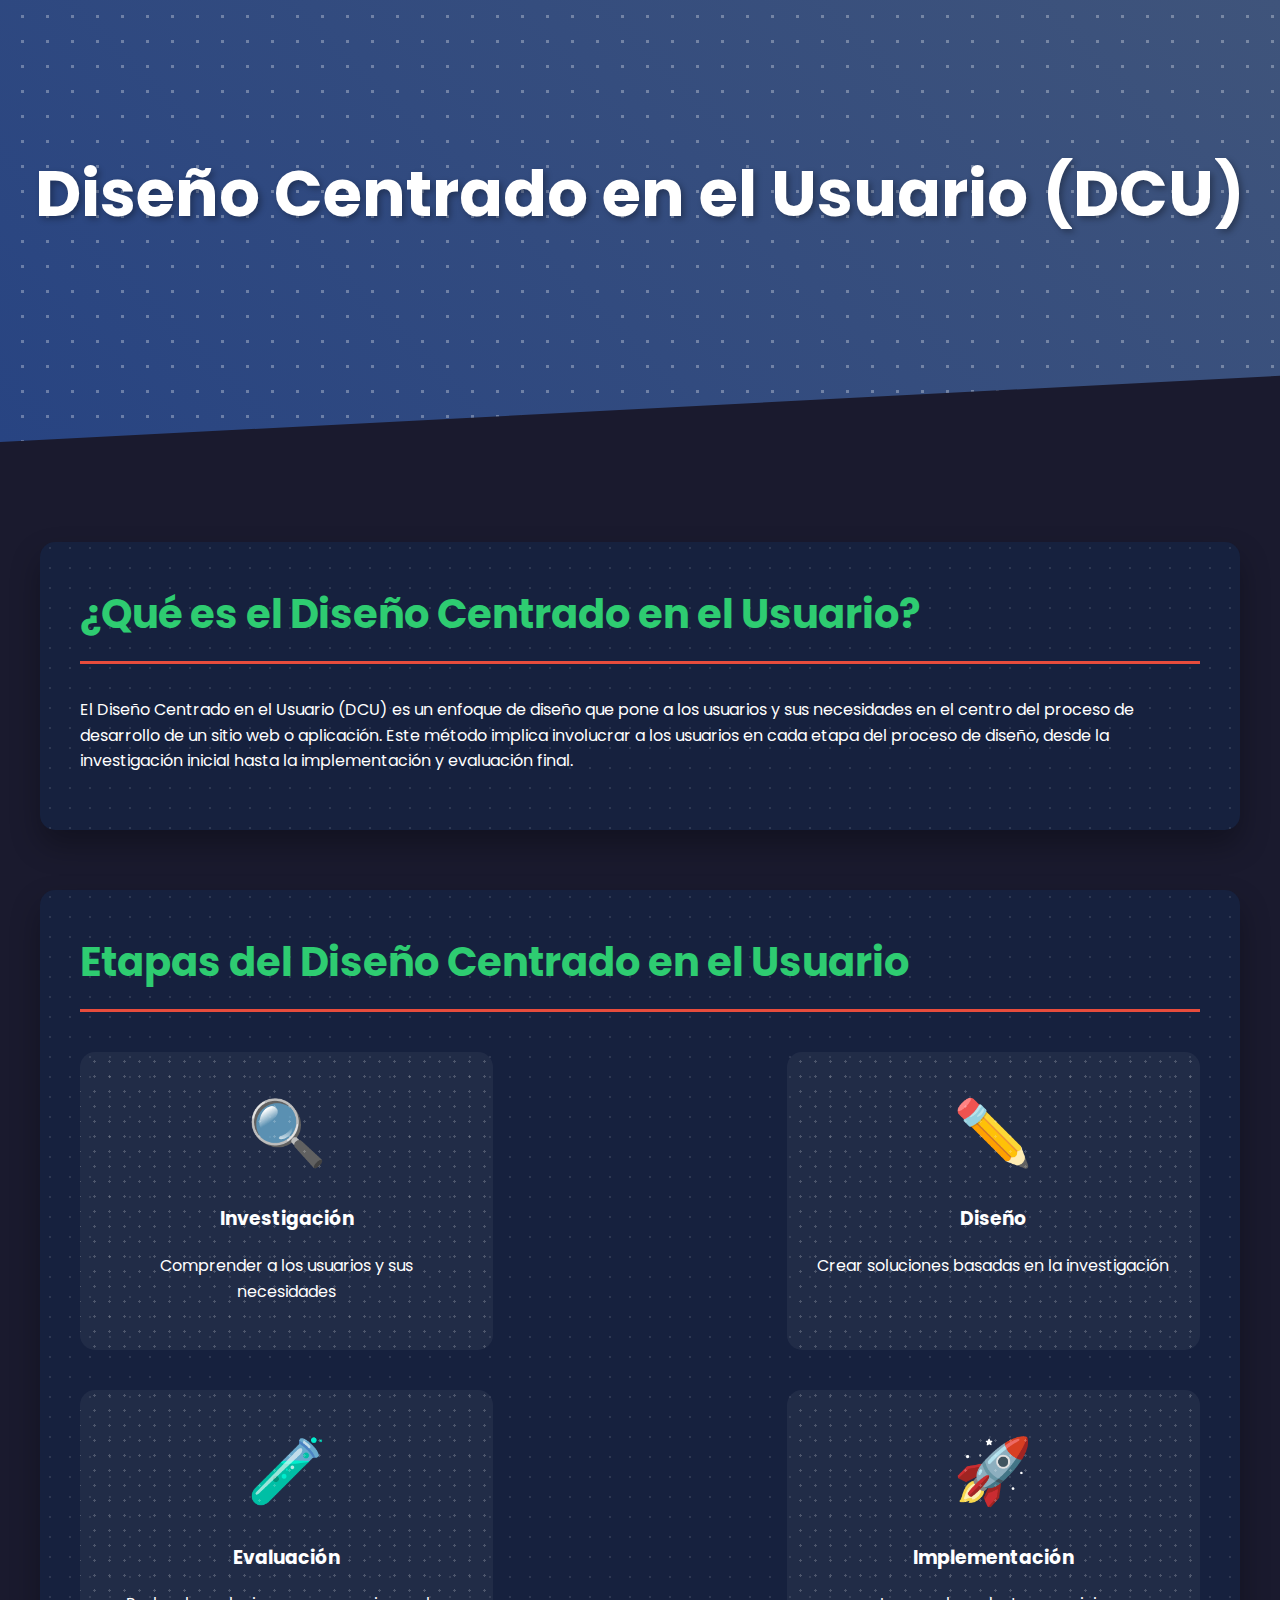
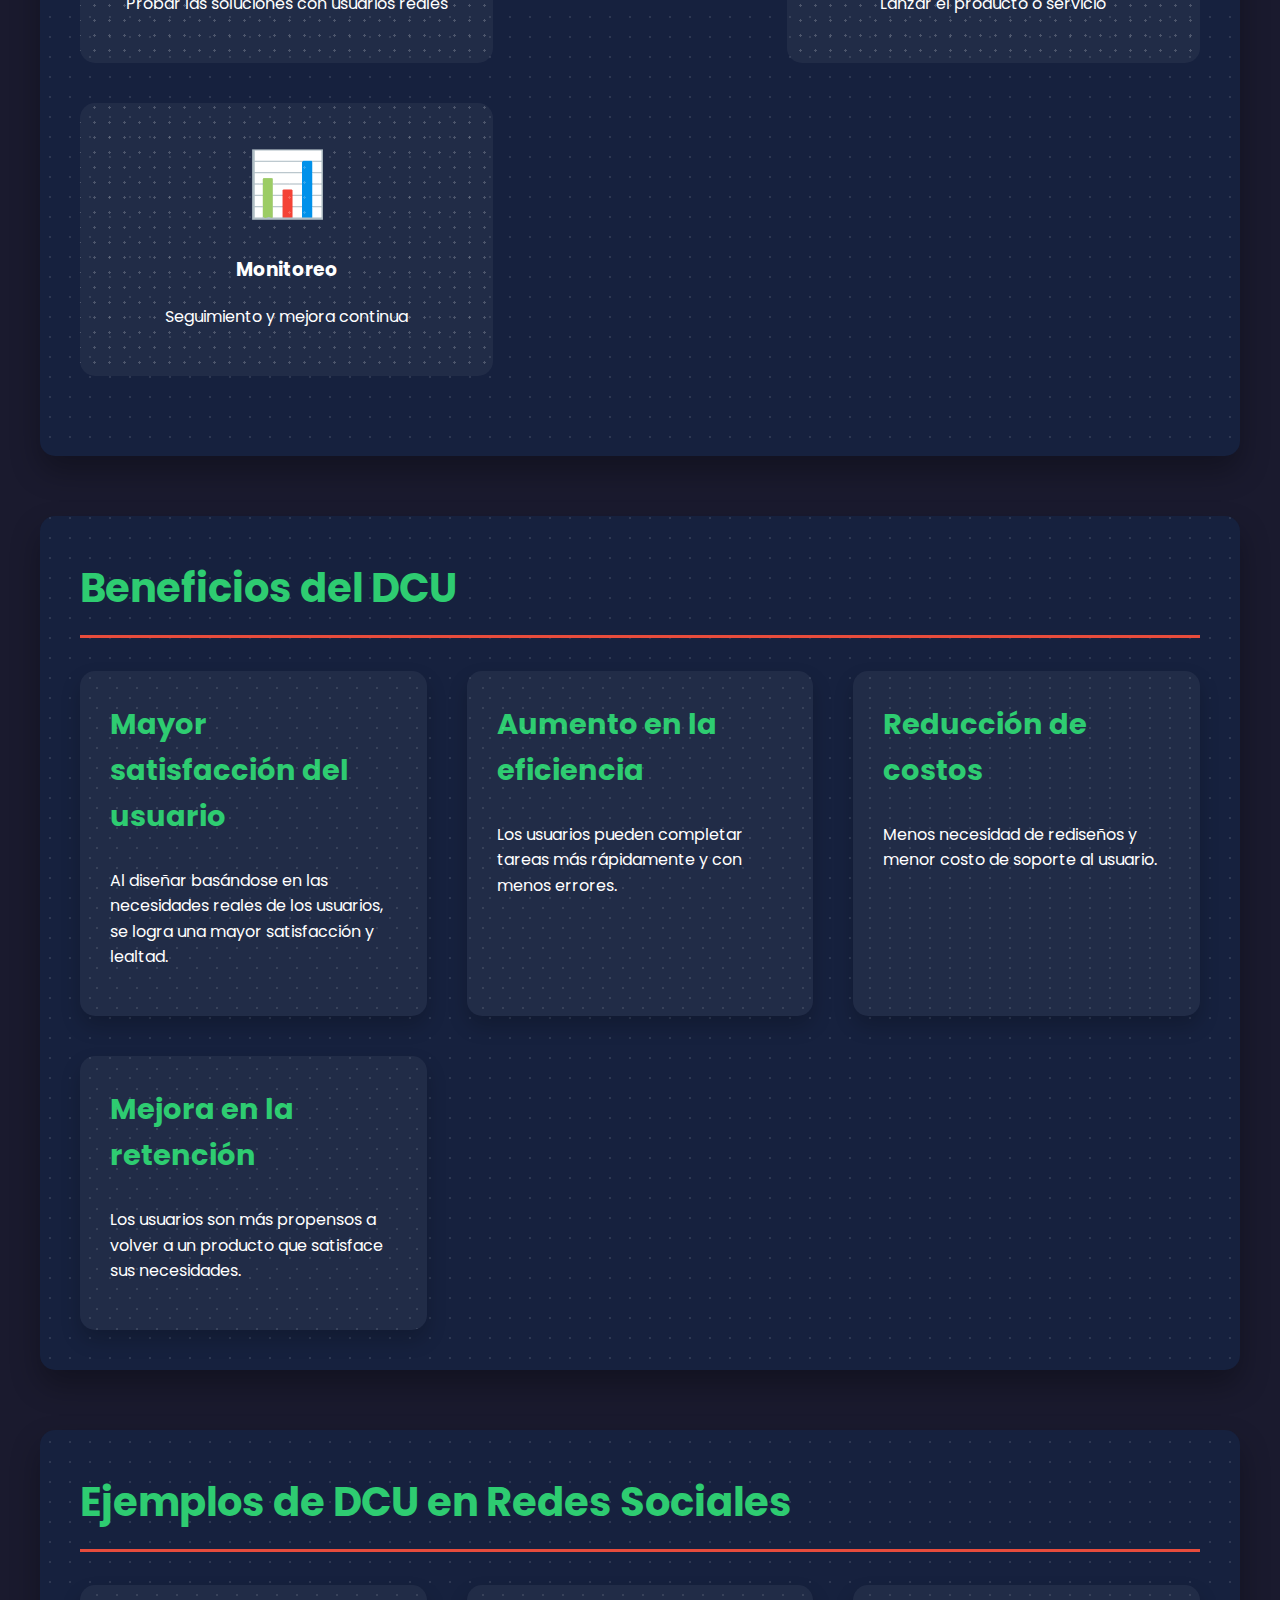
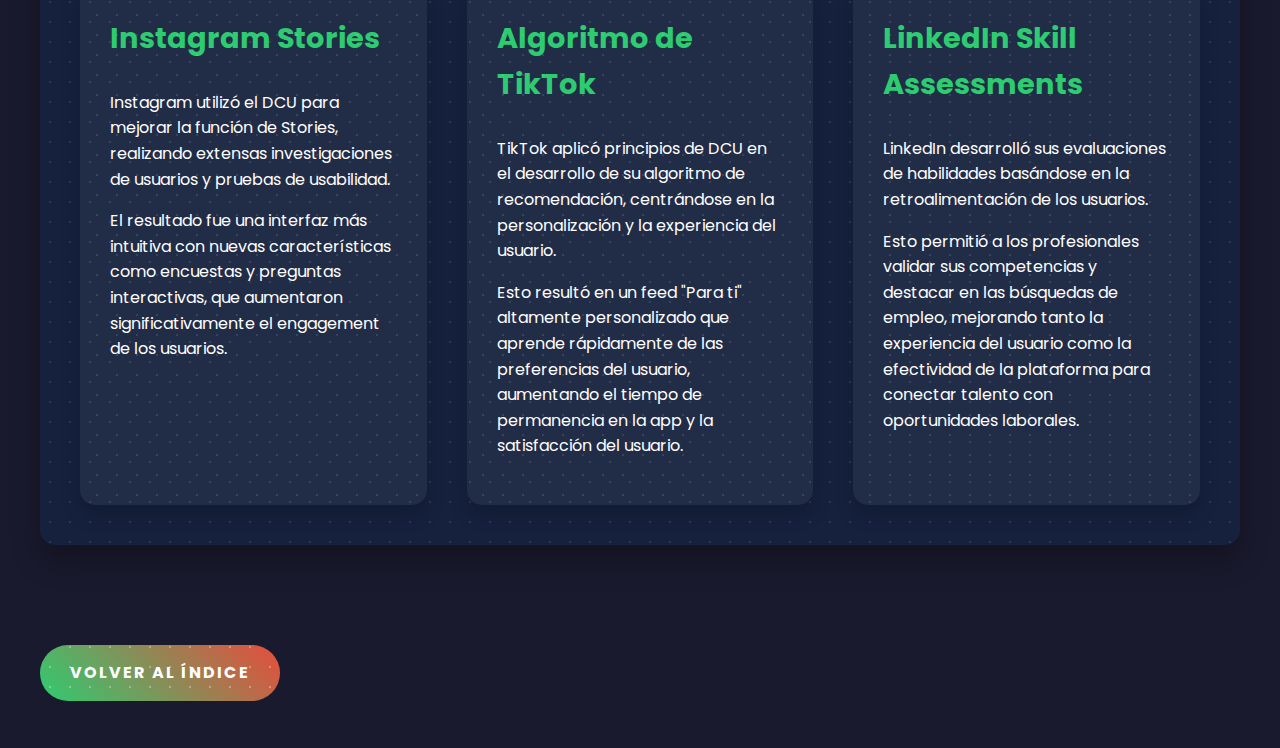
<file: Tarea/DisenoCentrado.html>
<!DOCTYPE html>
<html lang="es">

<head>
    <meta charset="UTF-8">
    <meta name="viewport" content="width=device-width, initial-scale=1.0">
    <title>Investigación 3: Diseño Centrado en el Usuario (DCU)</title>
    <link rel="icon" href="icon.ico" type="x-icon">
    <link rel="stylesheet" href="PaginaCSS/DisenoCentrado.css">
</head>

<body>
    <header>
        <h1>Diseño Centrado en el Usuario (DCU)</h1>
        <p class="subtitle">Creando experiencias digitales que satisfacen las necesidades reales de los usuarios</p>
    </header>

    <main class="container">
        <article class="card">
            <h2>¿Qué es el Diseño Centrado en el Usuario?</h2>
            <p>El Diseño Centrado en el Usuario (DCU) es un enfoque de diseño que pone a los usuarios y sus necesidades en el centro del proceso de desarrollo de un sitio web o aplicación. Este método implica involucrar a los usuarios en cada etapa del proceso de diseño, desde la investigación inicial hasta la implementación y evaluación final.</p>
        </article>

        <section class="card">
            <h2>Etapas del Diseño Centrado en el Usuario</h2>
            <div class="steps">
                <article class="step">
                    <div class="step-icon">🔍</div>
                    <h3>Investigación</h3>
                    <p>Comprender a los usuarios y sus necesidades</p>
                </article>
                <article class="step">
                    <div class="step-icon">✏️</div>
                    <h3>Diseño</h3>
                    <p>Crear soluciones basadas en la investigación</p>
                </article>
                <article class="step">
                    <div class="step-icon">🧪</div>
                    <h3>Evaluación</h3>
                    <p>Probar las soluciones con usuarios reales</p>
                </article>
                <article class="step">
                    <div class="step-icon">🚀</div>
                    <h3>Implementación</h3>
                    <p>Lanzar el producto o servicio</p>
                </article>
                <article class="step">
                    <div class="step-icon">📊</div>
                    <h3>Monitoreo</h3>
                    <p>Seguimiento y mejora continua</p>
                </article>
            </div>
        </section>

        <section class="card">
            <h2>Beneficios del DCU</h2>
            <div class="benefits">
                <article class="benefit">
                    <h3>Mayor satisfacción del usuario</h3>
                    <p>Al diseñar basándose en las necesidades reales de los usuarios, se logra una mayor satisfacción y lealtad.</p>
                </article>
                <article class="benefit">
                    <h3>Aumento en la eficiencia</h3>
                    <p>Los usuarios pueden completar tareas más rápidamente y con menos errores.</p>
                </article>
                <article class="benefit">
                    <h3>Reducción de costos</h3>
                    <p>Menos necesidad de rediseños y menor costo de soporte al usuario.</p>
                </article>
                <article class="benefit">
                    <h3>Mejora en la retención</h3>
                    <p>Los usuarios son más propensos a volver a un producto que satisface sus necesidades.</p>
                </article>
            </div>
        </section>

        <section class="card">
            <h2>Ejemplos de DCU en Redes Sociales</h2>
            <div class="examples">
                <article class="example">
                    <h3>Instagram Stories</h3>
                    <p>Instagram utilizó el DCU para mejorar la función de Stories, realizando extensas investigaciones de usuarios y pruebas de usabilidad.</p>
                    <div class="example-content">
                        <p>El resultado fue una interfaz más intuitiva con nuevas características como encuestas y preguntas interactivas, que aumentaron significativamente el engagement de los usuarios.</p>
                    </div>
                </article>
                <article class="example">
                    <h3>Algoritmo de TikTok</h3>
                    <p>TikTok aplicó principios de DCU en el desarrollo de su algoritmo de recomendación, centrándose en la personalización y la experiencia del usuario.</p>
                    <div class="example-content">
                        <p>Esto resultó en un feed "Para ti" altamente personalizado que aprende rápidamente de las preferencias del usuario, aumentando el tiempo de permanencia en la app y la satisfacción del usuario.</p>
                    </div>
                </article>
                <article class="example">
                    <h3>LinkedIn Skill Assessments</h3>
                    <p>LinkedIn desarrolló sus evaluaciones de habilidades basándose en la retroalimentación de los usuarios.</p>
                    <div class="example-content">
                        <p>Esto permitió a los profesionales validar sus competencias y destacar en las búsquedas de empleo, mejorando tanto la experiencia del usuario como la efectividad de la plataforma para conectar talento con oportunidades laborales.</p>
                    </div>
                </article>
            </div>
        </section>

        <footer>
            <a href="Principal.html" class="back-link">Volver al índice</a>
        </footer>
    </main>

    <script>
        function animateCards() {
            const cards = document.querySelectorAll('.card');
            cards.forEach((card, index) => {
                setTimeout(() => {
                    card.classList.add('animate');
                }, 200 * index);
            });
        }

        function toggleExample() {
            this.classList.toggle('active');
        }

        function parallaxHeader() {
            const header = document.querySelector('header');
            window.addEventListener('scroll', () => {
                const scrollPosition = window.pageYOffset;
                header.style.backgroundPositionY = scrollPosition * 0.5 + 'px';
            });
        }

        document.addEventListener('DOMContentLoaded', () => {
            animateCards();
            parallaxHeader();
            const examples = document.querySelectorAll('.example');
            examples.forEach(example => {
                example.addEventListener('click', toggleExample);
            });
        });
    </script>
</body>

</html>
</file>
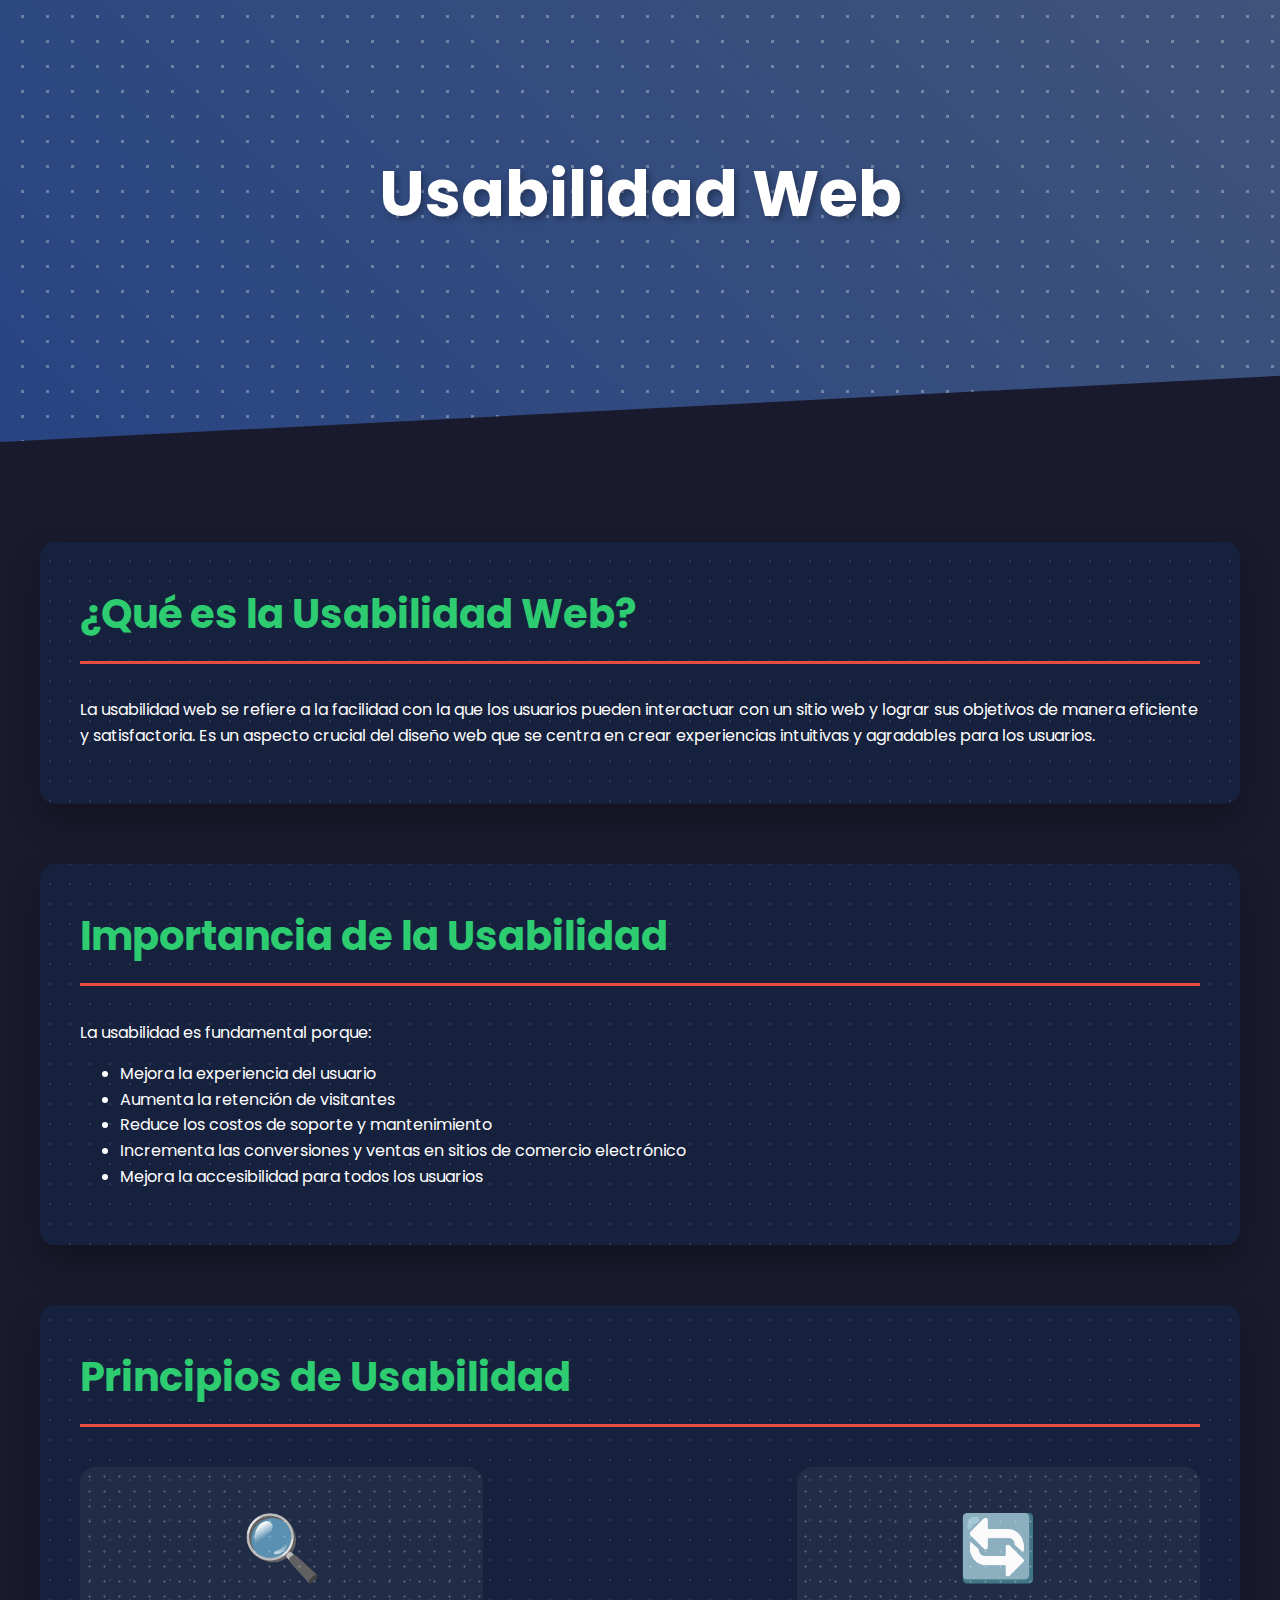
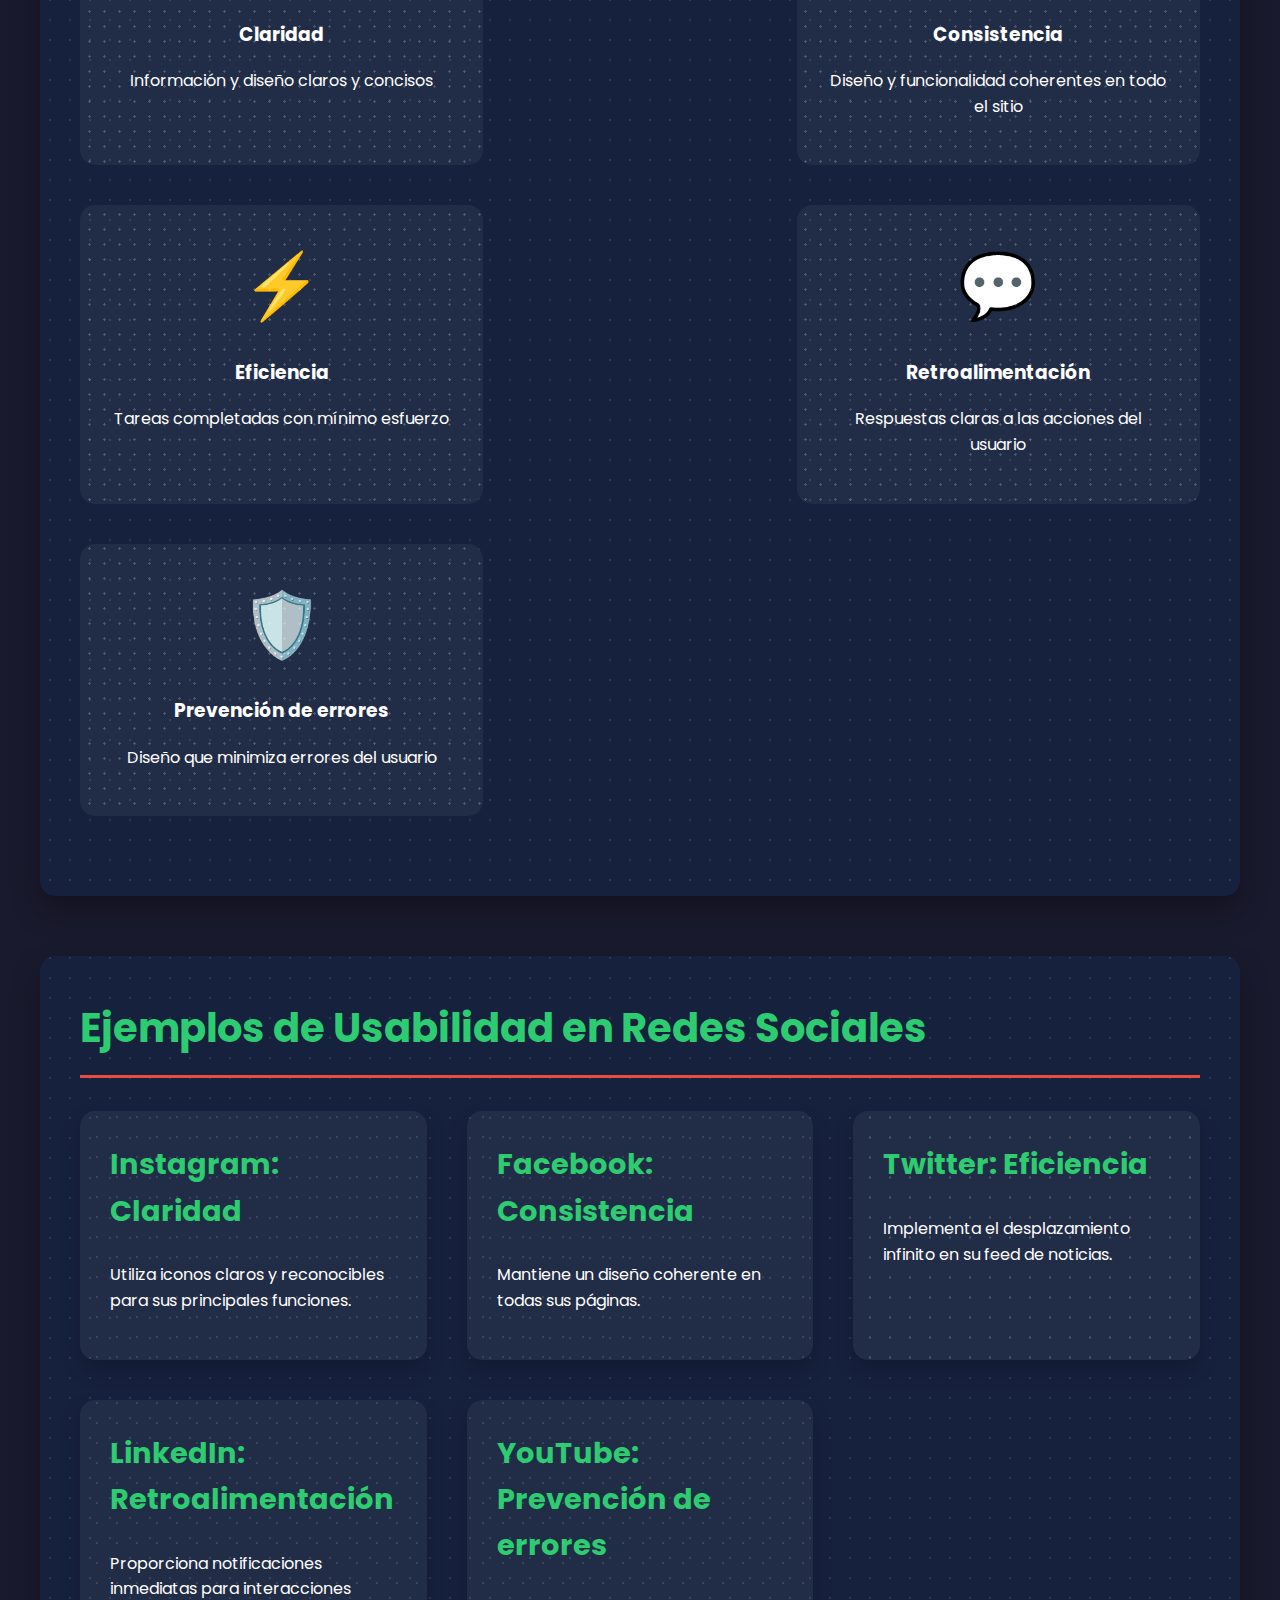
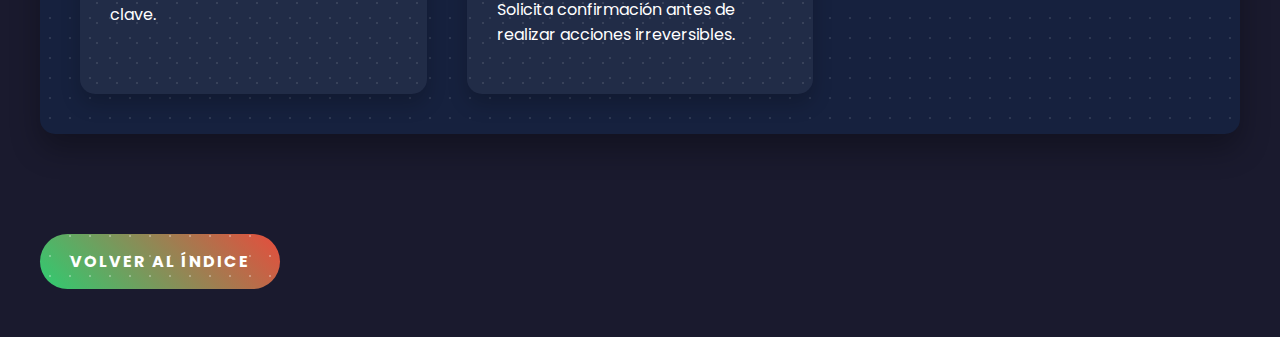
<file: Tarea/Usabilidad.html>
<!DOCTYPE html>
<html lang="es">

<head>
    <meta charset="UTF-8">
    <meta name="viewport" content="width=device-width, initial-scale=1.0">
    <title>Investigación 1: Usabilidad web</title>
    <link rel="icon" href="icon.ico" type="x-icon">
    <link rel="stylesheet" href="PaginaCSS/Usabilidad.css">
</head>

<body>
    <header>
        <h1>Usabilidad Web</h1>
        <p class="subtitle">Diseñando experiencias web eficientes y satisfactorias para los usuarios</p>
    </header>

    <main class="container">
        <article class="card">
            <h2>¿Qué es la Usabilidad Web?</h2>
            <p>La usabilidad web se refiere a la facilidad con la que los usuarios pueden interactuar con un sitio web y lograr sus objetivos de manera eficiente y satisfactoria. Es un aspecto crucial del diseño web que se centra en crear experiencias intuitivas y agradables para los usuarios.</p>
        </article>

        <section class="card">
            <h2>Importancia de la Usabilidad</h2>
            <p>La usabilidad es fundamental porque:</p>
            <ul>
                <li>Mejora la experiencia del usuario</li>
                <li>Aumenta la retención de visitantes</li>
                <li>Reduce los costos de soporte y mantenimiento</li>
                <li>Incrementa las conversiones y ventas en sitios de comercio electrónico</li>
                <li>Mejora la accesibilidad para todos los usuarios</li>
            </ul>
        </section>

        <section class="card">
            <h2>Principios de Usabilidad</h2>
            <div class="principles">
                <div class="principle">
                    <div class="principle-icon">🔍</div>
                    <h3>Claridad</h3>
                    <p>Información y diseño claros y concisos</p>
                </div>
                <div class="principle">
                    <div class="principle-icon">🔄</div>
                    <h3>Consistencia</h3>
                    <p>Diseño y funcionalidad coherentes en todo el sitio</p>
                </div>
                <div class="principle">
                    <div class="principle-icon">⚡</div>
                    <h3>Eficiencia</h3>
                    <p>Tareas completadas con mínimo esfuerzo</p>
                </div>
                <div class="principle">
                    <div class="principle-icon">💬</div>
                    <h3>Retroalimentación</h3>
                    <p>Respuestas claras a las acciones del usuario</p>
                </div>
                <div class="principle">
                    <div class="principle-icon">🛡️</div>
                    <h3>Prevención de errores</h3>
                    <p>Diseño que minimiza errores del usuario</p>
                </div>
            </div>
        </section>

        <section class="card">
            <h2>Ejemplos de Usabilidad en Redes Sociales</h2>
            <div class="examples">
                <article class="example">
                    <h3>Instagram: Claridad</h3>
                    <p>Utiliza iconos claros y reconocibles para sus principales funciones.</p>
                    <div class="example-content">
                        <p>Por ejemplo, la cámara para publicar, el corazón para "me gusta" y el avión de papel para mensajes directos. Esto permite a los usuarios identificar rápidamente las acciones que desean realizar, mejorando la usabilidad de la aplicación.</p>
                    </div>
                </article>
                <article class="example">
                    <h3>Facebook: Consistencia</h3>
                    <p>Mantiene un diseño coherente en todas sus páginas.</p>
                    <div class="example-content">
                        <p>La barra de navegación superior y la columna de noticias central se mantienen en la mayoría de las vistas. Esta consistencia ayuda a los usuarios a orientarse fácilmente y encontrar las funciones que buscan, independientemente de la sección en la que se encuentren.</p>
                    </div>
                </article>
                <article class="example">
                    <h3>Twitter: Eficiencia</h3>
                    <p>Implementa el desplazamiento infinito en su feed de noticias.</p>
                    <div class="example-content">
                        <p>Esto permite a los usuarios cargar más tweets simplemente deslizando hacia abajo. Esta característica aumenta la eficiencia al eliminar la necesidad de hacer clic en botones de "cargar más" o navegar entre páginas.</p>
                    </div>
                </article>
                <article class="example">
                    <h3>LinkedIn: Retroalimentación</h3>
                    <p>Proporciona notificaciones inmediatas para interacciones clave.</p>
                    <div class="example-content">
                        <p>Por ejemplo, cuando alguien ve tu perfil, te envía un mensaje o te conecta con otro usuario. Esta retroalimentación mantiene a los usuarios informados sobre las interacciones en la plataforma, mejorando su experiencia y fomentando el engagement.</p>
                    </div>
                </article>
                <article class="example">
                    <h3>YouTube: Prevención de errores</h3>
                    <p>Solicita confirmación antes de realizar acciones irreversibles.</p>
                    <div class="example-content">
                        <p>Por ejemplo, antes de eliminar un video o cancelar una carga en progreso. Esta medida previene errores accidentales que podrían resultar en la pérdida de contenido o trabajo del usuario.</p>
                    </div>
                </article>
            </div>
        </section>

        <footer>
            <a href="Principal.html" class="back-link">Volver al índice</a>
        </footer>
    </main>

    <script>
        // Animación de aparición de las tarjetas
        function animateCards() {
            const cards = document.querySelectorAll('.card');
            cards.forEach((card, index) => {
                setTimeout(() => {
                    card.classList.add('animate');
                }, 200 * index);
            });
        }

        // Expandir/contraer ejemplos al hacer clic
        function toggleExample() {
            this.classList.toggle('active');
        }

        // Efecto de parallax en el encabezado
        function parallaxHeader() {
            const header = document.querySelector('header');
            window.addEventListener('scroll', () => {
                const scrollPosition = window.pageYOffset;
                header.style.backgroundPositionY = scrollPosition * 0.5 + 'px';
            });
        }

        // Inicializar interacciones
        document.addEventListener('DOMContentLoaded', () => {
            animateCards();
            parallaxHeader();
            const examples = document.querySelectorAll('.example');
            examples.forEach(example => {
                example.addEventListener('click', toggleExample);
            });
        });
    </script>
</body>

</html>
</file>
<file: PaginaCSS/Principal.css>
@import url('https://fonts.googleapis.com/css2?family=Poppins:wght@400;600;700&display=swap');

body {
    font-family: 'Poppins', sans-serif;
    margin: 0;
    padding: 0;
    background: linear-gradient(-45deg, #186178, #4a3ce7, #23a6d5, #2047d4);
    background-size: 400% 400%;
    animation: gradient 15s ease infinite;
    min-height: 100vh;
    display: flex;
    flex-direction: column;
    justify-content: space-between;
}



@keyframes gradient {
    0% {
        background-position: 0% 50%;
    }

    50% {
        background-position: 100% 50%;
    }

    100% {
        background-position: 0% 50%;
    }
}

.container {
    max-width: 800px;
    margin: 0 auto;
    background-color: rgba(255, 255, 255, 0.1);
    padding: 40px;
    border-radius: 20px;
    box-shadow: 0 15px 35px rgba(0, 0, 0, 0.2);
    backdrop-filter: blur(10px);
    flex-grow: 1;
   
}

h1 {
    color: #ffffff;
    text-align: center;
    margin-bottom: 40px;
    font-size: 3em;
    text-shadow: 2px 2px 4px rgba(0, 0, 0, 0.3);
}

ul {
    list-style-type: none;
    padding: 0;
}

li {
    margin-bottom: 20px;
}

a {
    color: #ffffff;
    text-decoration: none;
    font-size: 1.2em;
    padding: 15px 25px;
    background-color: rgba(255, 255, 255, 0.1);
    border-radius: 50px;
    transition: all 0.3s ease;
    display: block;
    text-align: center;
    position: relative;
    overflow: hidden;
}

a:before {
    content: '';
    position: absolute;
    top: 0;
    left: -100%;
    width: 100%;
    height: 100%;
    background: linear-gradient(120deg,
            transparent,
            rgba(255, 255, 255, 0.4),
            transparent);
    transition: all 0.5s;
}

a:hover:before {
    left: 100%;
}

a:hover {
    background-color: rgba(255, 255, 255, 0.2);
    transform: translateY(-5px);
    box-shadow: 0 10px 20px rgba(0, 0, 0, 0.2);
}
/* Estilos básicos para el footer */
footer {

    color: #ffffff;
    text-align: center;
    padding: 10px 0; /* Reduce el padding vertical */
    font-size: 0.9em; /* Reduce el tamaño de fuente */
}

footer p {
    margin: 0px 0; /* Reduce el espacio entre los párrafos */
}
</file>
<file: PaginaCSS/Accesibilidad.css>
@import url('https://fonts.googleapis.com/css2?family=Poppins:wght@400;600;700&display=swap');

:root {
    --primary-color: #2ecc71;
    --secondary-color: #e74c3c;
    --background-color: #1a1a2e;
    --text-color: #ffffff;
    --card-background: #16213e;
}

body {
    font-family: 'Poppins', sans-serif;
    line-height: 1.6;
    margin: 0;
    padding: 0;
    background-color: var(--background-color);
    color: var(--text-color);
    overflow-x: hidden;
}

.container {
    max-width: 1200px;
    margin: 0 auto;
    padding: 40px 20px;
}

header {
    background: linear-gradient(45deg, #284482, #3f547b);
    color: white;
    text-align: center;
    padding: 100px 0;
    margin-bottom: 60px;
    clip-path: polygon(0 0, 100% 0, 100% 85%, 0 100%);
    position: relative;
    overflow: hidden;
}

header::before {
    content: '';
    position: absolute;
    top: -50%;
    left: -50%;
    width: 200%;
    height: 200%;
    background: radial-gradient(circle, rgba(255,255,255,0.3) 10%, transparent 10%);
    background-size: 25px 25px;
    animation: backgroundMove 20s linear infinite;
}

@keyframes backgroundMove {
    0% { transform: translate(0, 0); }
    100% { transform: translate(50px, 50px); }
}

h1 {
    font-size: 4em;
    margin-bottom: 20px;
    text-shadow: 3px 3px 6px rgba(0,0,0,0.3);
    position: relative;
    z-index: 1;
}

.subtitle {
    font-size: 1.5em;
    max-width: 800px;
    margin: 0 auto;
    opacity: 0;
    transform: translateY(20px);
    animation: fadeInUp 0.8s forwards 0.5s;
    position: relative;
    z-index: 1;
}

@keyframes fadeInUp {
    to {
        opacity: 1;
        transform: translateY(0);
    }
}

.card {
    background-color: var(--card-background);
    border-radius: 15px;
    box-shadow: 0 15px 30px rgba(0, 0, 0, 0.3);
    padding: 40px;
    margin-bottom: 60px;
    transition: all 0.5s ease;
    opacity: 0;
    transform: translateY(50px);
    position: relative;
    overflow: hidden;
}

.card::before {
    content: '';
    position: absolute;
    top: -50%;
    left: -50%;
    width: 200%;
    height: 200%;
    background: radial-gradient(circle, rgba(255,255,255,0.1) 10%, transparent 10%);
    background-size: 20px 20px;
    animation: sparkle 4s linear infinite;
}

@keyframes sparkle {
    0% { transform: translate(0, 0); }
    100% { transform: translate(20px, 20px); }
}

.card.animate {
    opacity: 1;
    transform: translateY(0);
}

.card:hover {
    transform: translateY(-15px) scale(1.03);
    box-shadow: 0 20px 40px rgba(0, 0, 0, 0.4);
}

h2 {
    color: var(--primary-color);
    border-bottom: 3px solid var(--secondary-color);
    padding-bottom: 15px;
    margin-top: 0;
    font-size: 2.5em;
    position: relative;
}

h2::after {
    content: '';
    position: absolute;
    bottom: -3px;
    left: 0;
    width: 50px;
    height: 3px;
    background-color: var(--secondary-color);
    animation: expandWidth 2s ease-in-out infinite;
}

@keyframes expandWidth {
    0%, 100% { width: 50px; }
    50% { width: 100px; }
}

.principles {
    display: flex;
    flex-wrap: wrap;
    justify-content: space-between;
    margin-top: 40px;
}

.principle {
    flex-basis: calc(50% - 20px);
    margin-bottom: 40px;
    text-align: center;
    padding: 30px;
    background-color: rgba(255, 255, 255, 0.05);
    border-radius: 15px;
    transition: all 0.5s ease;
    position: relative;
    overflow: hidden;
}

.principle::before {
    content: '';
    position: absolute;
    top: -100%;
    left: -100%;
    width: 300%;
    height: 300%;
    background: radial-gradient(circle, rgba(255,255,255,0.2) 10%, transparent 10%);
    background-size: 15px 15px;
    animation: sparkleSmall 3s linear infinite;
}

@keyframes sparkleSmall {
    0% { transform: translate(0, 0); }
    100% { transform: translate(15px, 15px); }
}

.principle:hover {
    transform: translateY(-10px) scale(1.05);
    box-shadow: 0 15px 30px rgba(0, 0, 0, 0.3);
    background-color: rgba(255, 255, 255, 0.1);
}

.principle-icon {
    font-size: 4em;
    color: var(--secondary-color);
    margin-bottom: 20px;
    transition: all 0.5s ease;
}

.principle:hover .principle-icon {
    transform: scale(1.2) rotate(360deg);
}

.examples {
    display: grid;
    grid-template-columns: repeat(auto-fit, minmax(300px, 1fr));
    gap: 40px;
}

.example {
    background-color: rgba(255, 255, 255, 0.05);
    border-radius: 15px;
    box-shadow: 0 10px 20px rgba(0, 0, 0, 0.2);
    padding: 30px;
    transition: all 0.5s ease;
    cursor: pointer;
    position: relative;
    overflow: hidden;
}

.example::before {
    content: '';
    position: absolute;
    top: -50%;
    left: -50%;
    width: 200%;
    height: 200%;
    background: radial-gradient(circle, rgba(255,255,255,0.1) 10%, transparent 10%);
    background-size: 20px 20px;
    animation: sparkleExample 5s linear infinite;
}

@keyframes sparkleExample {
    0% { transform: translate(0, 0); }
    100% { transform: translate(20px, 20px); }
}

.example:hover {
    transform: translateY(-10px) scale(1.05);
    box-shadow: 0 15px 30px rgba(0, 0, 0, 0.3);
}

.example h3 {
    color: var(--primary-color);
    margin-top: 0;
    font-size: 1.8em;
}

.example-content {
    max-height: 0;
    overflow: hidden;
    transition: max-height 0.5s ease, opacity 0.5s ease;
    opacity: 0;
}

.example.active .example-content {
    max-height: 500px;
    opacity: 1;
}

.back-link {
    display: inline-block;
    margin-top: 40px;
    padding: 15px 30px;
    background: linear-gradient(45deg, var(--primary-color), var(--secondary-color));
    color: white;
    text-decoration: none;
    border-radius: 50px;
    transition: all 0.5s ease;
    font-weight: bold;
    text-transform: uppercase;
    letter-spacing: 2px;
    position: relative;
    overflow: hidden;
}

.back-link::before {
    content: '';
    position: absolute;
    top: -50%;
    left: -50%;
    width: 200%;
    height: 200%;
    background: radial-gradient(circle, rgba(255,255,255,0.3) 10%, transparent 10%);
    background-size: 20px 20px;
    animation: sparkleButton 4s linear infinite;
}

@keyframes sparkleButton {
    0% { transform: translate(0, 0); }
    100% { transform: translate(20px, 20px); }
}

.back-link:hover {
    transform: translateY(-5px) scale(1.05);
    box-shadow: 0 10px 20px rgba(0, 0, 0, 0.3);
}

@media (max-width: 768px) {
    .principle {
        flex-basis: 100%;
    }
}
</file>
<file: PaginaCSS/DisenoCentrado.css>
@import url('https://fonts.googleapis.com/css2?family=Poppins:wght@400;600;700&display=swap');

:root {
    --primary-color: #2ecc71;
    --secondary-color: #e74c3c;
    --background-color: #1a1a2e;
    --text-color: #ffffff;
    --card-background: #16213e;
}

        body {
            font-family: 'Poppins', sans-serif;
            line-height: 1.6;
            margin: 0;
            padding: 0;
            background-color: var(--background-color);
            color: var(--text-color);
            overflow-x: hidden;
        }

        .container {
            max-width: 1200px;
            margin: 0 auto;
            padding: 40px 20px;
        }

        header {
            background: linear-gradient(45deg, #284482, #3f547b);
            color: white;
            text-align: center;
            padding: 100px 0;
            margin-bottom: 60px;
            clip-path: polygon(0 0, 100% 0, 100% 85%, 0 100%);
            position: relative;
            overflow: hidden;
        }

        header::before {
            content: '';
            position: absolute;
            top: -50%;
            left: -50%;
            width: 200%;
            height: 200%;
            background: radial-gradient(circle, rgba(255,255,255,0.3) 10%, transparent 10%);
            background-size: 25px 25px;
            animation: backgroundMove 20s linear infinite;
        }

        @keyframes backgroundMove {
            0% { transform: translate(0, 0); }
            100% { transform: translate(50px, 50px); }
        }

        h1 {
            font-size: 4em;
            margin-bottom: 20px;
            text-shadow: 3px 3px 6px rgba(0,0,0,0.3);
            position: relative;
            z-index: 1;
        }

        .subtitle {
            font-size: 1.5em;
            max-width: 800px;
            margin: 0 auto;
            opacity: 0;
            transform: translateY(20px);
            animation: fadeInUp 0.8s forwards 0.5s;
            position: relative;
            z-index: 1;
        }

        @keyframes fadeInUp {
            to {
                opacity: 1;
                transform: translateY(0);
            }
        }

        .card {
            background-color: var(--card-background);
            border-radius: 15px;
            box-shadow: 0 15px 30px rgba(0, 0, 0, 0.3);
            padding: 40px;
            margin-bottom: 60px;
            transition: all 0.5s ease;
            opacity: 0;
            transform: translateY(50px);
            position: relative;
            overflow: hidden;
        }

        .card::before {
            content: '';
            position: absolute;
            top: -50%;
            left: -50%;
            width: 200%;
            height: 200%;
            background: radial-gradient(circle, rgba(255,255,255,0.1) 10%, transparent 10%);
            background-size: 20px 20px;
            animation: sparkle 4s linear infinite;
        }

        @keyframes sparkle {
            0% { transform: translate(0, 0); }
            100% { transform: translate(20px, 20px); }
        }

        .card.animate {
            opacity: 1;
            transform: translateY(0);
        }

        .card:hover {
            transform: translateY(-15px) scale(1.03);
            box-shadow: 0 20px 40px rgba(0, 0, 0, 0.4);
        }

        h2 {
            color: var(--primary-color);
            border-bottom: 3px solid var(--secondary-color);
            padding-bottom: 15px;
            margin-top: 0;
            font-size: 2.5em;
            position: relative;
        }

        h2::after {
            content: '';
            position: absolute;
            bottom: -3px;
            left: 0;
            width: 50px;
            height: 3px;
            background-color: var(--secondary-color);
            animation: expandWidth 2s ease-in-out infinite;
        }

        @keyframes expandWidth {
            0%, 100% { width: 50px; }
            50% { width: 100px; }
        }

        .steps {
            display: flex;
            flex-wrap: wrap;
            justify-content: space-between;
            margin-top: 40px;
        }

        .step {
            flex-basis: calc(33.333% - 20px);
            margin-bottom: 40px;
            text-align: center;
            padding: 30px;
            background-color: rgba(255, 255, 255, 0.05);
            border-radius: 15px;
            transition: all 0.5s ease;
            position: relative;
            overflow: hidden;
        }

        .step::before {
            content: '';
            position: absolute;
            top: -100%;
            left: -100%;
            width: 300%;
            height: 300%;
            background: radial-gradient(circle, rgba(255,255,255,0.2) 10%, transparent 10%);
            background-size: 15px 15px;
            animation: sparkleSmall 3s linear infinite;
        }

        @keyframes sparkleSmall {
            0% { transform: translate(0, 0); }
            100% { transform: translate(15px, 15px); }
        }

        .step:hover {
            transform: translateY(-10px) scale(1.05);
            box-shadow: 0 15px 30px rgba(0, 0, 0, 0.3);
            background-color: rgba(255, 255, 255, 0.1);
        }

        .step-icon {
            font-size: 4em;
            color: var(--secondary-color);
            margin-bottom: 20px;
            transition: all 0.5s ease;
        }

        .step:hover .step-icon {
            transform: scale(1.2) rotate(360deg);
        }

        .benefits, .examples {
            display: grid;
            grid-template-columns: repeat(auto-fit, minmax(300px, 1fr));
            gap: 40px;
        }

        .benefit, .example {
            background-color: rgba(255, 255, 255, 0.05);
            border-radius: 15px;
            box-shadow: 0 10px 20px rgba(0, 0, 0, 0.2);
            padding: 30px;
            transition: all 0.5s ease;
            cursor: pointer;
            position: relative;
            overflow: hidden;
        }

        .benefit::before, .example::before {
            content: '';
            position: absolute;
            top: -50%;
            left: -50%;
            width: 200%;
            height: 200%;
            background: radial-gradient(circle, rgba(255,255,255,0.1) 10%, transparent 10%);
            background-size: 20px 20px;
            animation: sparkleExample 5s linear infinite;
        }

        @keyframes sparkleExample {
            0% { transform: translate(0, 0); }
            100% { transform: translate(20px, 20px); }
        }

        .benefit:hover, .example:hover {
            transform: translateY(-10px) scale(1.05);
            box-shadow: 0 15px 30px rgba(0, 0, 0, 0.3);
        }

        .benefit h3, .example h3 {
            color: var(--primary-color);
            margin-top: 0;
            font-size: 1.8em;
        }

        .back-link {
            display: inline-block;
            margin-top: 40px;
            padding: 15px 30px;
            background: linear-gradient(45deg, var(--primary-color), var(--secondary-color));
            color: white;
            text-decoration: none;
            border-radius: 50px;
            transition: all 0.5s ease;
            font-weight: bold;
            text-transform: uppercase;
            letter-spacing: 2px;
            position: relative;
            overflow: hidden;
        }

        .back-link::before {
            content: '';
            position: absolute;
            top: -50%;
            left: -50%;
            width: 200%;
            height: 200%;
            background: radial-gradient(circle, rgba(255,255,255,0.3) 10%, transparent 10%);
            background-size: 20px 20px;
            animation: sparkleButton 4s linear infinite;
        }

        @keyframes sparkleButton {
            0% { transform: translate(0, 0); }
            100% { transform: translate(20px, 20px); }
        }

        .back-link:hover {
            transform: translateY(-5px) scale(1.05);
            box-shadow: 0 10px 20px rgba(0, 0, 0, 0.3);
        }

        @media (max-width: 768px) {
            .step {
                flex-basis: 100%;
            }
        }
</file>
<file: PaginaCSS/Usabilidad.css>
@import url('https://fonts.googleapis.com/css2?family=Poppins:wght@400;600;700&display=swap');

:root {
    --primary-color: #2ecc71;
    --secondary-color: #e74c3c;
    --background-color: #1a1a2e;
    --text-color: #ffffff;
    --card-background: #16213e;
}

        body {
            font-family: 'Poppins', sans-serif;
            line-height: 1.6;
            margin: 0;
            padding: 0;
            background-color: var(--background-color);
            color: var(--text-color);
            overflow-x: hidden;
        }

        .container {
            max-width: 1200px;
            margin: 0 auto;
            padding: 40px 20px;
        }

        header {
            background: linear-gradient(45deg, #284482, #3f547b);
            color: white;
            text-align: center;
            padding: 100px 0;
            margin-bottom: 60px;
            clip-path: polygon(0 0, 100% 0, 100% 85%, 0 100%);
            position: relative;
            overflow: hidden;
        }

        header::before {
            content: '';
            position: absolute;
            top: -50%;
            left: -50%;
            width: 200%;
            height: 200%;
            background: radial-gradient(circle, rgba(255,255,255,0.3) 10%, transparent 10%);
            background-size: 25px 25px;
            animation: backgroundMove 20s linear infinite;
        }

        @keyframes backgroundMove {
            0% {
                transform: translate(0, 0);
            }
            100% {
                transform: translate(50px, 50px);
            }
        }

        h1 {
            font-size: 4em;
            margin-bottom: 20px;
            text-shadow: 3px 3px 6px rgba(0,0,0,0.3);
            position: relative;
            z-index: 1;
        }

        .subtitle {
            font-size: 1.5em;
            max-width: 800px;
            margin: 0 auto;
            opacity: 0;
            transform: translateY(20px);
            animation: fadeInUp 0.8s forwards 0.5s;
            position: relative;
            z-index: 1;
        }

        @keyframes fadeInUp {
            to {
                opacity: 1;
                transform: translateY(0);
            }
        }

        .card {
            background-color: var(--card-background);
            border-radius: 15px;
            box-shadow: 0 15px 30px rgba(0, 0, 0, 0.3);
            padding: 40px;
            margin-bottom: 60px;
            transition: all 0.5s ease;
            opacity: 0;
            transform: translateY(50px);
            position: relative;
            overflow: hidden;
        }

        .card::before {
            content: '';
            position: absolute;
            top: -50%;
            left: -50%;
            width: 200%;
            height: 200%;
            background: radial-gradient(circle, rgba(255,255,255,0.1) 10%, transparent 10%);
            background-size: 20px 20px;
            animation: sparkle 4s linear infinite;
        }

        @keyframes sparkle {
            0% {
                transform: translate(0, 0);
            }
            100% {
                transform: translate(20px, 20px);
            }
        }

        .card.animate {
            opacity: 1;
            transform: translateY(0);
        }

        .card:hover {
            transform: translateY(-15px) scale(1.03);
            box-shadow: 0 20px 40px rgba(0, 0, 0, 0.4);
        }

        h2 {
            color: var(--primary-color);
            border-bottom: 3px solid var(--secondary-color);
            padding-bottom: 15px;
            margin-top: 0;
            font-size: 2.5em;
            position: relative;
        }

        h2::after {
            content: '';
            position: absolute;
            bottom: -3px;
            left: 0;
            width: 50px;
            height: 3px;
            background-color: var(--secondary-color);
            animation: expandWidth 2s ease-in-out infinite;
        }

        @keyframes expandWidth {
            0%, 100% { width: 50px; }
            50% { width: 100px; }
        }

        .principles {
            display: flex;
            flex-wrap: wrap;
            justify-content: space-between;
            margin-top: 40px;
        }

        .principle {
            flex-basis: calc(33.333% - 30px);
            margin-bottom: 40px;
            text-align: center;
            padding: 30px;
            background-color: rgba(255, 255, 255, 0.05);
            border-radius: 15px;
            transition: all 0.5s ease;
            position: relative;
            overflow: hidden;
        }

        .principle::before {
            content: '';
            position: absolute;
            top: -100%;
            left: -100%;
            width: 300%;
            height: 300%;
            background: radial-gradient(circle, rgba(255,255,255,0.2) 10%, transparent 10%);
            background-size: 15px 15px;
            animation: sparkleSmall 3s linear infinite;
        }

        @keyframes sparkleSmall {
            0% {
                transform: translate(0, 0);
            }
            100% {
                transform: translate(15px, 15px);
            }
        }

        .principle:hover {
            transform: translateY(-10px) scale(1.05);
            box-shadow: 0 15px 30px rgba(0, 0, 0, 0.3);
            background-color: rgba(255, 255, 255, 0.1);
        }

        .principle-icon {
            font-size: 4em;
            color: var(--secondary-color);
            margin-bottom: 20px;
            transition: all 0.5s ease;
        }

        .principle:hover .principle-icon {
            transform: scale(1.2) rotate(360deg);
        }

        .examples {
            display: grid;
            grid-template-columns: repeat(auto-fit, minmax(300px, 1fr));
            gap: 40px;
        }

        .example {
            background-color: rgba(255, 255, 255, 0.05);
            border-radius: 15px;
            box-shadow: 0 10px 20px rgba(0, 0, 0, 0.2);
            padding: 30px;
            transition: all 0.5s ease;
            cursor: pointer;
            position: relative;
            overflow: hidden;
        }

        .example::before {
            content: '';
            position: absolute;
            top: -50%;
            left: -50%;
            width: 200%;
            height: 200%;
            background: radial-gradient(circle, rgba(255,255,255,0.1) 10%, transparent 10%);
            background-size: 20px 20px;
            animation: sparkleExample 5s linear infinite;
        }

        @keyframes sparkleExample {
            0% {
                transform: translate(0, 0);
            }
            100% {
                transform: translate(20px, 20px);
            }
        }

        .example:hover {
            transform: translateY(-10px) scale(1.05);
            box-shadow: 0 15px 30px rgba(0, 0, 0, 0.3);
        }

        .example h3 {
            color: var(--primary-color);
            margin-top: 0;
            font-size: 1.8em;
        }

        .example-content {
            max-height: 0;
            overflow: hidden;
            transition: max-height 0.5s ease, opacity 0.5s ease;
            opacity: 0;
        }

        .example.active .example-content {
            max-height: 500px;
            opacity: 1;
        }

        .back-link {
            display: inline-block;
            margin-top: 40px;
            padding: 15px 30px;
            background: linear-gradient(45deg, var(--primary-color), var(--secondary-color));
            color: white;
            text-decoration: none;
            border-radius: 50px;
            transition: all 0.5s ease;
            font-weight: bold;
            text-transform: uppercase;
            letter-spacing: 2px;
            position: relative;
            overflow: hidden;
        }

        .back-link::before {
            content: '';
            position: absolute;
            top: -50%;
            left: -50%;
            width: 200%;
            height: 200%;
            background: radial-gradient(circle, rgba(255,255,255,0.3) 10%, transparent 10%);
            background-size: 20px 20px;
            animation: sparkleButton 4s linear infinite;
        }

        @keyframes sparkleButton {
            0% {
                transform: translate(0, 0);
            }
            100% {
                transform: translate(20px, 20px);
            }
        }

        .back-link:hover {
            transform: translateY(-5px) scale(1.05);
            box-shadow: 0 10px 20px rgba(0, 0, 0, 0.3);
        }

        @media (max-width: 768px) {
            .principle {
                flex-basis: 100%;
            }
        }
</file>
<file: Tarea/PaginaCSS/Accesibilidad.css>
@import url('https://fonts.googleapis.com/css2?family=Poppins:wght@400;600;700&display=swap');

:root {
    --primary-color: #2ecc71;
    --secondary-color: #e74c3c;
    --background-color: #1a1a2e;
    --text-color: #ffffff;
    --card-background: #16213e;
}

body {
    font-family: 'Poppins', sans-serif;
    line-height: 1.6;
    margin: 0;
    padding: 0;
    background-color: var(--background-color);
    color: var(--text-color);
    overflow-x: hidden;
}

.container {
    max-width: 1200px;
    margin: 0 auto;
    padding: 40px 20px;
}

header {
    background: linear-gradient(45deg, #284482, #3f547b);
    color: white;
    text-align: center;
    padding: 100px 0;
    margin-bottom: 60px;
    clip-path: polygon(0 0, 100% 0, 100% 85%, 0 100%);
    position: relative;
    overflow: hidden;
}

header::before {
    content: '';
    position: absolute;
    top: -50%;
    left: -50%;
    width: 200%;
    height: 200%;
    background: radial-gradient(circle, rgba(255,255,255,0.3) 10%, transparent 10%);
    background-size: 25px 25px;
    animation: backgroundMove 20s linear infinite;
}

@keyframes backgroundMove {
    0% { transform: translate(0, 0); }
    100% { transform: translate(50px, 50px); }
}

h1 {
    font-size: 4em;
    margin-bottom: 20px;
    text-shadow: 3px 3px 6px rgba(0,0,0,0.3);
    position: relative;
    z-index: 1;
}

.subtitle {
    font-size: 1.5em;
    max-width: 800px;
    margin: 0 auto;
    opacity: 0;
    transform: translateY(20px);
    animation: fadeInUp 0.8s forwards 0.5s;
    position: relative;
    z-index: 1;
}

@keyframes fadeInUp {
    to {
        opacity: 1;
        transform: translateY(0);
    }
}

.card {
    background-color: var(--card-background);
    border-radius: 15px;
    box-shadow: 0 15px 30px rgba(0, 0, 0, 0.3);
    padding: 40px;
    margin-bottom: 60px;
    transition: all 0.5s ease;
    opacity: 0;
    transform: translateY(50px);
    position: relative;
    overflow: hidden;
}

.card::before {
    content: '';
    position: absolute;
    top: -50%;
    left: -50%;
    width: 200%;
    height: 200%;
    background: radial-gradient(circle, rgba(255,255,255,0.1) 10%, transparent 10%);
    background-size: 20px 20px;
    animation: sparkle 4s linear infinite;
}

@keyframes sparkle {
    0% { transform: translate(0, 0); }
    100% { transform: translate(20px, 20px); }
}

.card.animate {
    opacity: 1;
    transform: translateY(0);
}

.card:hover {
    transform: translateY(-15px) scale(1.03);
    box-shadow: 0 20px 40px rgba(0, 0, 0, 0.4);
}

h2 {
    color: var(--primary-color);
    border-bottom: 3px solid var(--secondary-color);
    padding-bottom: 15px;
    margin-top: 0;
    font-size: 2.5em;
    position: relative;
}

h2::after {
    content: '';
    position: absolute;
    bottom: -3px;
    left: 0;
    width: 50px;
    height: 3px;
    background-color: var(--secondary-color);
    animation: expandWidth 2s ease-in-out infinite;
}

@keyframes expandWidth {
    0%, 100% { width: 50px; }
    50% { width: 100px; }
}

.principles {
    display: flex;
    flex-wrap: wrap;
    justify-content: space-between;
    margin-top: 40px;
}

.principle {
    flex-basis: calc(50% - 20px);
    margin-bottom: 40px;
    text-align: center;
    padding: 30px;
    background-color: rgba(255, 255, 255, 0.05);
    border-radius: 15px;
    transition: all 0.5s ease;
    position: relative;
    overflow: hidden;
}

.principle::before {
    content: '';
    position: absolute;
    top: -100%;
    left: -100%;
    width: 300%;
    height: 300%;
    background: radial-gradient(circle, rgba(255,255,255,0.2) 10%, transparent 10%);
    background-size: 15px 15px;
    animation: sparkleSmall 3s linear infinite;
}

@keyframes sparkleSmall {
    0% { transform: translate(0, 0); }
    100% { transform: translate(15px, 15px); }
}

.principle:hover {
    transform: translateY(-10px) scale(1.05);
    box-shadow: 0 15px 30px rgba(0, 0, 0, 0.3);
    background-color: rgba(255, 255, 255, 0.1);
}

.principle-icon {
    font-size: 4em;
    color: var(--secondary-color);
    margin-bottom: 20px;
    transition: all 0.5s ease;
}

.principle:hover .principle-icon {
    transform: scale(1.2) rotate(360deg);
}

.examples {
    display: grid;
    grid-template-columns: repeat(auto-fit, minmax(300px, 1fr));
    gap: 40px;
}

.example {
    background-color: rgba(255, 255, 255, 0.05);
    border-radius: 15px;
    box-shadow: 0 10px 20px rgba(0, 0, 0, 0.2);
    padding: 30px;
    transition: all 0.5s ease;
    cursor: pointer;
    position: relative;
    overflow: hidden;
}

.example::before {
    content: '';
    position: absolute;
    top: -50%;
    left: -50%;
    width: 200%;
    height: 200%;
    background: radial-gradient(circle, rgba(255,255,255,0.1) 10%, transparent 10%);
    background-size: 20px 20px;
    animation: sparkleExample 5s linear infinite;
}

@keyframes sparkleExample {
    0% { transform: translate(0, 0); }
    100% { transform: translate(20px, 20px); }
}

.example:hover {
    transform: translateY(-10px) scale(1.05);
    box-shadow: 0 15px 30px rgba(0, 0, 0, 0.3);
}

.example h3 {
    color: var(--primary-color);
    margin-top: 0;
    font-size: 1.8em;
}

.example-content {
    max-height: 0;
    overflow: hidden;
    transition: max-height 0.5s ease, opacity 0.5s ease;
    opacity: 0;
}

.example.active .example-content {
    max-height: 500px;
    opacity: 1;
}

.back-link {
    display: inline-block;
    margin-top: 40px;
    padding: 15px 30px;
    background: linear-gradient(45deg, var(--primary-color), var(--secondary-color));
    color: white;
    text-decoration: none;
    border-radius: 50px;
    transition: all 0.5s ease;
    font-weight: bold;
    text-transform: uppercase;
    letter-spacing: 2px;
    position: relative;
    overflow: hidden;
}

.back-link::before {
    content: '';
    position: absolute;
    top: -50%;
    left: -50%;
    width: 200%;
    height: 200%;
    background: radial-gradient(circle, rgba(255,255,255,0.3) 10%, transparent 10%);
    background-size: 20px 20px;
    animation: sparkleButton 4s linear infinite;
}

@keyframes sparkleButton {
    0% { transform: translate(0, 0); }
    100% { transform: translate(20px, 20px); }
}

.back-link:hover {
    transform: translateY(-5px) scale(1.05);
    box-shadow: 0 10px 20px rgba(0, 0, 0, 0.3);
}

@media (max-width: 768px) {
    .principle {
        flex-basis: 100%;
    }
}
</file>
<file: Tarea/PaginaCSS/DisenoCentrado.css>
@import url('https://fonts.googleapis.com/css2?family=Poppins:wght@400;600;700&display=swap');

:root {
    --primary-color: #2ecc71;
    --secondary-color: #e74c3c;
    --background-color: #1a1a2e;
    --text-color: #ffffff;
    --card-background: #16213e;
}

        body {
            font-family: 'Poppins', sans-serif;
            line-height: 1.6;
            margin: 0;
            padding: 0;
            background-color: var(--background-color);
            color: var(--text-color);
            overflow-x: hidden;
        }

        .container {
            max-width: 1200px;
            margin: 0 auto;
            padding: 40px 20px;
        }

        header {
            background: linear-gradient(45deg, #284482, #3f547b);
            color: white;
            text-align: center;
            padding: 100px 0;
            margin-bottom: 60px;
            clip-path: polygon(0 0, 100% 0, 100% 85%, 0 100%);
            position: relative;
            overflow: hidden;
        }

        header::before {
            content: '';
            position: absolute;
            top: -50%;
            left: -50%;
            width: 200%;
            height: 200%;
            background: radial-gradient(circle, rgba(255,255,255,0.3) 10%, transparent 10%);
            background-size: 25px 25px;
            animation: backgroundMove 20s linear infinite;
        }

        @keyframes backgroundMove {
            0% { transform: translate(0, 0); }
            100% { transform: translate(50px, 50px); }
        }

        h1 {
            font-size: 4em;
            margin-bottom: 20px;
            text-shadow: 3px 3px 6px rgba(0,0,0,0.3);
            position: relative;
            z-index: 1;
        }

        .subtitle {
            font-size: 1.5em;
            max-width: 800px;
            margin: 0 auto;
            opacity: 0;
            transform: translateY(20px);
            animation: fadeInUp 0.8s forwards 0.5s;
            position: relative;
            z-index: 1;
        }

        @keyframes fadeInUp {
            to {
                opacity: 1;
                transform: translateY(0);
            }
        }

        .card {
            background-color: var(--card-background);
            border-radius: 15px;
            box-shadow: 0 15px 30px rgba(0, 0, 0, 0.3);
            padding: 40px;
            margin-bottom: 60px;
            transition: all 0.5s ease;
            opacity: 0;
            transform: translateY(50px);
            position: relative;
            overflow: hidden;
        }

        .card::before {
            content: '';
            position: absolute;
            top: -50%;
            left: -50%;
            width: 200%;
            height: 200%;
            background: radial-gradient(circle, rgba(255,255,255,0.1) 10%, transparent 10%);
            background-size: 20px 20px;
            animation: sparkle 4s linear infinite;
        }

        @keyframes sparkle {
            0% { transform: translate(0, 0); }
            100% { transform: translate(20px, 20px); }
        }

        .card.animate {
            opacity: 1;
            transform: translateY(0);
        }

        .card:hover {
            transform: translateY(-15px) scale(1.03);
            box-shadow: 0 20px 40px rgba(0, 0, 0, 0.4);
        }

        h2 {
            color: var(--primary-color);
            border-bottom: 3px solid var(--secondary-color);
            padding-bottom: 15px;
            margin-top: 0;
            font-size: 2.5em;
            position: relative;
        }

        h2::after {
            content: '';
            position: absolute;
            bottom: -3px;
            left: 0;
            width: 50px;
            height: 3px;
            background-color: var(--secondary-color);
            animation: expandWidth 2s ease-in-out infinite;
        }

        @keyframes expandWidth {
            0%, 100% { width: 50px; }
            50% { width: 100px; }
        }

        .steps {
            display: flex;
            flex-wrap: wrap;
            justify-content: space-between;
            margin-top: 40px;
        }

        .step {
            flex-basis: calc(33.333% - 20px);
            margin-bottom: 40px;
            text-align: center;
            padding: 30px;
            background-color: rgba(255, 255, 255, 0.05);
            border-radius: 15px;
            transition: all 0.5s ease;
            position: relative;
            overflow: hidden;
        }

        .step::before {
            content: '';
            position: absolute;
            top: -100%;
            left: -100%;
            width: 300%;
            height: 300%;
            background: radial-gradient(circle, rgba(255,255,255,0.2) 10%, transparent 10%);
            background-size: 15px 15px;
            animation: sparkleSmall 3s linear infinite;
        }

        @keyframes sparkleSmall {
            0% { transform: translate(0, 0); }
            100% { transform: translate(15px, 15px); }
        }

        .step:hover {
            transform: translateY(-10px) scale(1.05);
            box-shadow: 0 15px 30px rgba(0, 0, 0, 0.3);
            background-color: rgba(255, 255, 255, 0.1);
        }

        .step-icon {
            font-size: 4em;
            color: var(--secondary-color);
            margin-bottom: 20px;
            transition: all 0.5s ease;
        }

        .step:hover .step-icon {
            transform: scale(1.2) rotate(360deg);
        }

        .benefits, .examples {
            display: grid;
            grid-template-columns: repeat(auto-fit, minmax(300px, 1fr));
            gap: 40px;
        }

        .benefit, .example {
            background-color: rgba(255, 255, 255, 0.05);
            border-radius: 15px;
            box-shadow: 0 10px 20px rgba(0, 0, 0, 0.2);
            padding: 30px;
            transition: all 0.5s ease;
            cursor: pointer;
            position: relative;
            overflow: hidden;
        }

        .benefit::before, .example::before {
            content: '';
            position: absolute;
            top: -50%;
            left: -50%;
            width: 200%;
            height: 200%;
            background: radial-gradient(circle, rgba(255,255,255,0.1) 10%, transparent 10%);
            background-size: 20px 20px;
            animation: sparkleExample 5s linear infinite;
        }

        @keyframes sparkleExample {
            0% { transform: translate(0, 0); }
            100% { transform: translate(20px, 20px); }
        }

        .benefit:hover, .example:hover {
            transform: translateY(-10px) scale(1.05);
            box-shadow: 0 15px 30px rgba(0, 0, 0, 0.3);
        }

        .benefit h3, .example h3 {
            color: var(--primary-color);
            margin-top: 0;
            font-size: 1.8em;
        }

        .back-link {
            display: inline-block;
            margin-top: 40px;
            padding: 15px 30px;
            background: linear-gradient(45deg, var(--primary-color), var(--secondary-color));
            color: white;
            text-decoration: none;
            border-radius: 50px;
            transition: all 0.5s ease;
            font-weight: bold;
            text-transform: uppercase;
            letter-spacing: 2px;
            position: relative;
            overflow: hidden;
        }

        .back-link::before {
            content: '';
            position: absolute;
            top: -50%;
            left: -50%;
            width: 200%;
            height: 200%;
            background: radial-gradient(circle, rgba(255,255,255,0.3) 10%, transparent 10%);
            background-size: 20px 20px;
            animation: sparkleButton 4s linear infinite;
        }

        @keyframes sparkleButton {
            0% { transform: translate(0, 0); }
            100% { transform: translate(20px, 20px); }
        }

        .back-link:hover {
            transform: translateY(-5px) scale(1.05);
            box-shadow: 0 10px 20px rgba(0, 0, 0, 0.3);
        }

        @media (max-width: 768px) {
            .step {
                flex-basis: 100%;
            }
        }
</file>
<file: Tarea/PaginaCSS/Usabilidad.css>
@import url('https://fonts.googleapis.com/css2?family=Poppins:wght@400;600;700&display=swap');

:root {
    --primary-color: #2ecc71;
    --secondary-color: #e74c3c;
    --background-color: #1a1a2e;
    --text-color: #ffffff;
    --card-background: #16213e;
}

        body {
            font-family: 'Poppins', sans-serif;
            line-height: 1.6;
            margin: 0;
            padding: 0;
            background-color: var(--background-color);
            color: var(--text-color);
            overflow-x: hidden;
        }

        .container {
            max-width: 1200px;
            margin: 0 auto;
            padding: 40px 20px;
        }

        header {
            background: linear-gradient(45deg, #284482, #3f547b);
            color: white;
            text-align: center;
            padding: 100px 0;
            margin-bottom: 60px;
            clip-path: polygon(0 0, 100% 0, 100% 85%, 0 100%);
            position: relative;
            overflow: hidden;
        }

        header::before {
            content: '';
            position: absolute;
            top: -50%;
            left: -50%;
            width: 200%;
            height: 200%;
            background: radial-gradient(circle, rgba(255,255,255,0.3) 10%, transparent 10%);
            background-size: 25px 25px;
            animation: backgroundMove 20s linear infinite;
        }

        @keyframes backgroundMove {
            0% {
                transform: translate(0, 0);
            }
            100% {
                transform: translate(50px, 50px);
            }
        }

        h1 {
            font-size: 4em;
            margin-bottom: 20px;
            text-shadow: 3px 3px 6px rgba(0,0,0,0.3);
            position: relative;
            z-index: 1;
        }

        .subtitle {
            font-size: 1.5em;
            max-width: 800px;
            margin: 0 auto;
            opacity: 0;
            transform: translateY(20px);
            animation: fadeInUp 0.8s forwards 0.5s;
            position: relative;
            z-index: 1;
        }

        @keyframes fadeInUp {
            to {
                opacity: 1;
                transform: translateY(0);
            }
        }

        .card {
            background-color: var(--card-background);
            border-radius: 15px;
            box-shadow: 0 15px 30px rgba(0, 0, 0, 0.3);
            padding: 40px;
            margin-bottom: 60px;
            transition: all 0.5s ease;
            opacity: 0;
            transform: translateY(50px);
            position: relative;
            overflow: hidden;
        }

        .card::before {
            content: '';
            position: absolute;
            top: -50%;
            left: -50%;
            width: 200%;
            height: 200%;
            background: radial-gradient(circle, rgba(255,255,255,0.1) 10%, transparent 10%);
            background-size: 20px 20px;
            animation: sparkle 4s linear infinite;
        }

        @keyframes sparkle {
            0% {
                transform: translate(0, 0);
            }
            100% {
                transform: translate(20px, 20px);
            }
        }

        .card.animate {
            opacity: 1;
            transform: translateY(0);
        }

        .card:hover {
            transform: translateY(-15px) scale(1.03);
            box-shadow: 0 20px 40px rgba(0, 0, 0, 0.4);
        }

        h2 {
            color: var(--primary-color);
            border-bottom: 3px solid var(--secondary-color);
            padding-bottom: 15px;
            margin-top: 0;
            font-size: 2.5em;
            position: relative;
        }

        h2::after {
            content: '';
            position: absolute;
            bottom: -3px;
            left: 0;
            width: 50px;
            height: 3px;
            background-color: var(--secondary-color);
            animation: expandWidth 2s ease-in-out infinite;
        }

        @keyframes expandWidth {
            0%, 100% { width: 50px; }
            50% { width: 100px; }
        }

        .principles {
            display: flex;
            flex-wrap: wrap;
            justify-content: space-between;
            margin-top: 40px;
        }

        .principle {
            flex-basis: calc(33.333% - 30px);
            margin-bottom: 40px;
            text-align: center;
            padding: 30px;
            background-color: rgba(255, 255, 255, 0.05);
            border-radius: 15px;
            transition: all 0.5s ease;
            position: relative;
            overflow: hidden;
        }

        .principle::before {
            content: '';
            position: absolute;
            top: -100%;
            left: -100%;
            width: 300%;
            height: 300%;
            background: radial-gradient(circle, rgba(255,255,255,0.2) 10%, transparent 10%);
            background-size: 15px 15px;
            animation: sparkleSmall 3s linear infinite;
        }

        @keyframes sparkleSmall {
            0% {
                transform: translate(0, 0);
            }
            100% {
                transform: translate(15px, 15px);
            }
        }

        .principle:hover {
            transform: translateY(-10px) scale(1.05);
            box-shadow: 0 15px 30px rgba(0, 0, 0, 0.3);
            background-color: rgba(255, 255, 255, 0.1);
        }

        .principle-icon {
            font-size: 4em;
            color: var(--secondary-color);
            margin-bottom: 20px;
            transition: all 0.5s ease;
        }

        .principle:hover .principle-icon {
            transform: scale(1.2) rotate(360deg);
        }

        .examples {
            display: grid;
            grid-template-columns: repeat(auto-fit, minmax(300px, 1fr));
            gap: 40px;
        }

        .example {
            background-color: rgba(255, 255, 255, 0.05);
            border-radius: 15px;
            box-shadow: 0 10px 20px rgba(0, 0, 0, 0.2);
            padding: 30px;
            transition: all 0.5s ease;
            cursor: pointer;
            position: relative;
            overflow: hidden;
        }

        .example::before {
            content: '';
            position: absolute;
            top: -50%;
            left: -50%;
            width: 200%;
            height: 200%;
            background: radial-gradient(circle, rgba(255,255,255,0.1) 10%, transparent 10%);
            background-size: 20px 20px;
            animation: sparkleExample 5s linear infinite;
        }

        @keyframes sparkleExample {
            0% {
                transform: translate(0, 0);
            }
            100% {
                transform: translate(20px, 20px);
            }
        }

        .example:hover {
            transform: translateY(-10px) scale(1.05);
            box-shadow: 0 15px 30px rgba(0, 0, 0, 0.3);
        }

        .example h3 {
            color: var(--primary-color);
            margin-top: 0;
            font-size: 1.8em;
        }

        .example-content {
            max-height: 0;
            overflow: hidden;
            transition: max-height 0.5s ease, opacity 0.5s ease;
            opacity: 0;
        }

        .example.active .example-content {
            max-height: 500px;
            opacity: 1;
        }

        .back-link {
            display: inline-block;
            margin-top: 40px;
            padding: 15px 30px;
            background: linear-gradient(45deg, var(--primary-color), var(--secondary-color));
            color: white;
            text-decoration: none;
            border-radius: 50px;
            transition: all 0.5s ease;
            font-weight: bold;
            text-transform: uppercase;
            letter-spacing: 2px;
            position: relative;
            overflow: hidden;
        }

        .back-link::before {
            content: '';
            position: absolute;
            top: -50%;
            left: -50%;
            width: 200%;
            height: 200%;
            background: radial-gradient(circle, rgba(255,255,255,0.3) 10%, transparent 10%);
            background-size: 20px 20px;
            animation: sparkleButton 4s linear infinite;
        }

        @keyframes sparkleButton {
            0% {
                transform: translate(0, 0);
            }
            100% {
                transform: translate(20px, 20px);
            }
        }

        .back-link:hover {
            transform: translateY(-5px) scale(1.05);
            box-shadow: 0 10px 20px rgba(0, 0, 0, 0.3);
        }

        @media (max-width: 768px) {
            .principle {
                flex-basis: 100%;
            }
        }
</file>
